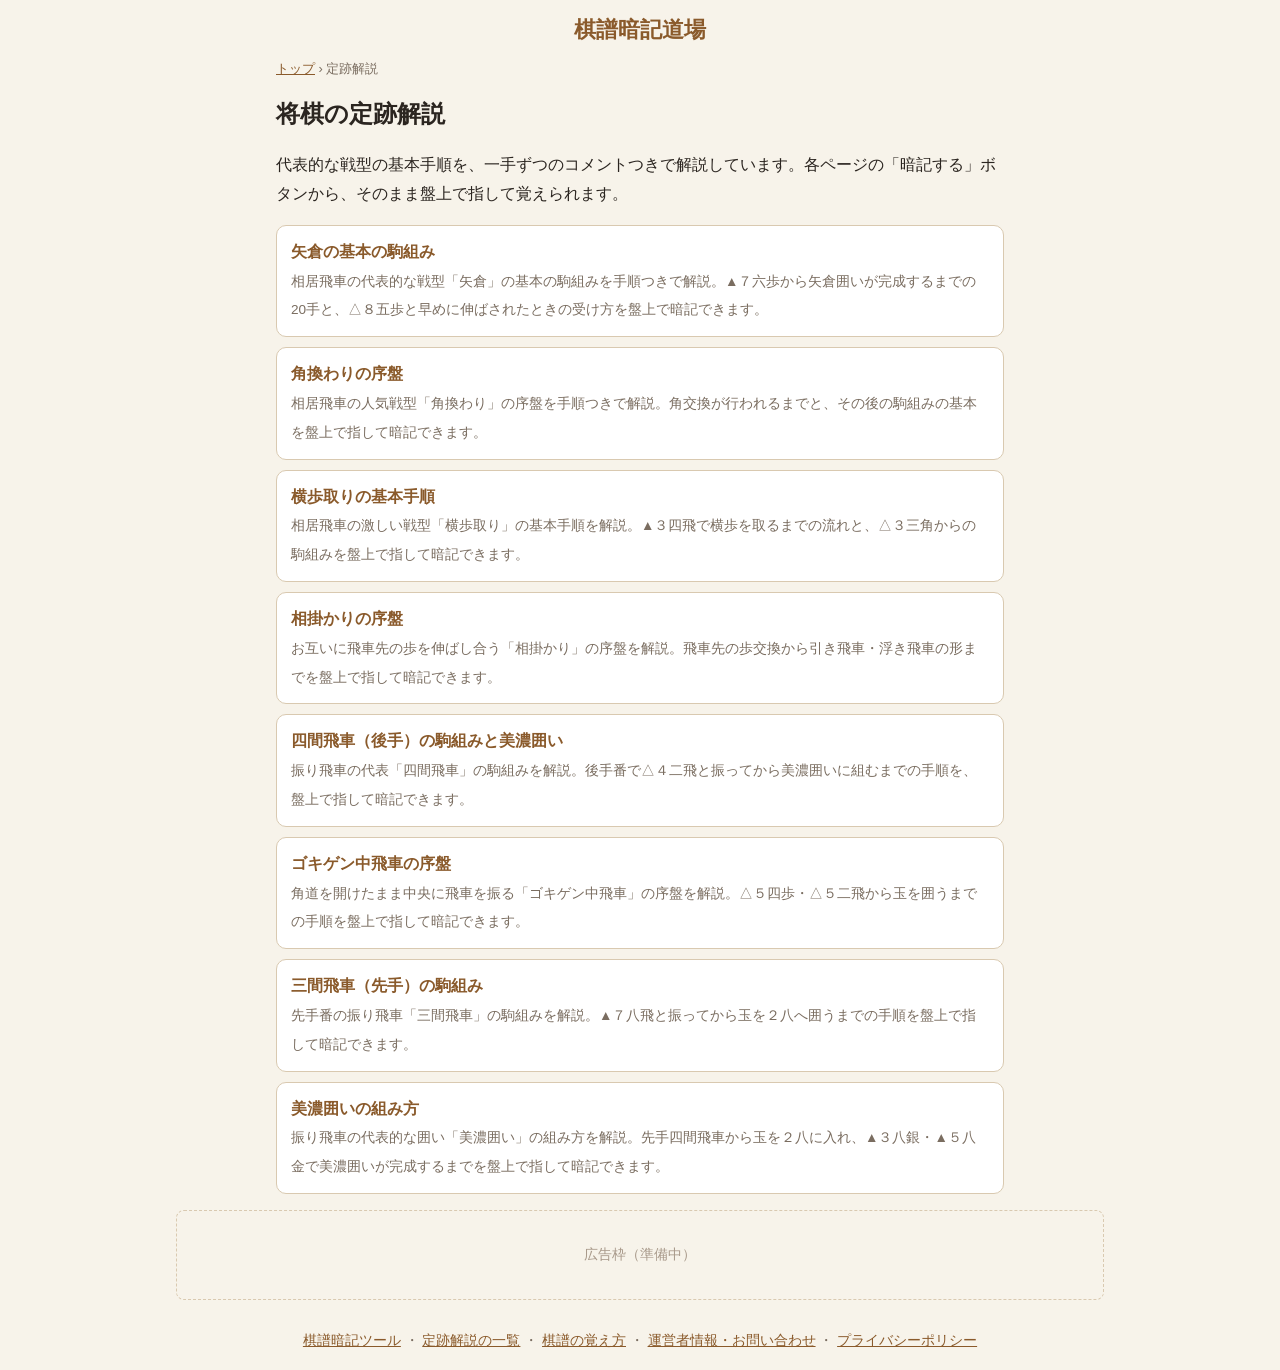
<file: joseki/index.html>
<!doctype html>
<html lang="ja">
<head>
<meta charset="utf-8">
<meta name="viewport" content="width=device-width, initial-scale=1">
<title>将棋の定跡解説一覧｜手順を盤で覚える - 棋譜暗記道場</title>
<meta name="description" content="矢倉・角換わり・横歩取り・相掛かり・四間飛車・中飛車・三間飛車・美濃囲いなど、将棋の基本定跡を手順つきで解説。各定跡は盤上で指して暗記できます。">
<link rel="canonical" href="https://kifu.kdking-tools.com/joseki/">
<meta property="og:type" content="article">
<meta property="og:site_name" content="棋譜暗記道場">
<meta property="og:title" content="将棋の定跡解説一覧｜手順を盤で覚える - 棋譜暗記道場">
<meta property="og:description" content="矢倉・角換わり・横歩取り・相掛かり・四間飛車・中飛車・三間飛車・美濃囲いなど、将棋の基本定跡を手順つきで解説。各定跡は盤上で指して暗記できます。">
<meta property="og:url" content="https://kifu.kdking-tools.com/joseki/">
<meta name="twitter:card" content="summary">
<link rel="stylesheet" href="../style.css">
</head>
<body>
<header class="site-header"><p class="site-name"><a href="../index.html">棋譜暗記道場</a></p></header>
<main class="article">
<nav class="crumbs"><a href="../index.html">トップ</a> › 定跡解説</nav>
<h1>将棋の定跡解説</h1>
<p class="lead">代表的な戦型の基本手順を、一手ずつのコメントつきで解説しています。各ページの「暗記する」ボタンから、そのまま盤上で指して覚えられます。</p>
<ul class="article-list">
<li><a href="yagura.html"><b>矢倉の基本の駒組み</b><span>相居飛車の代表的な戦型「矢倉」の基本の駒組みを手順つきで解説。▲７六歩から矢倉囲いが完成するまでの20手と、△８五歩と早めに伸ばされたときの受け方を盤上で暗記できます。</span></a></li>
<li><a href="kakugawari.html"><b>角換わりの序盤</b><span>相居飛車の人気戦型「角換わり」の序盤を手順つきで解説。角交換が行われるまでと、その後の駒組みの基本を盤上で指して暗記できます。</span></a></li>
<li><a href="yokofudori.html"><b>横歩取りの基本手順</b><span>相居飛車の激しい戦型「横歩取り」の基本手順を解説。▲３四飛で横歩を取るまでの流れと、△３三角からの駒組みを盤上で指して暗記できます。</span></a></li>
<li><a href="aigakari.html"><b>相掛かりの序盤</b><span>お互いに飛車先の歩を伸ばし合う「相掛かり」の序盤を解説。飛車先の歩交換から引き飛車・浮き飛車の形までを盤上で指して暗記できます。</span></a></li>
<li><a href="shikenbisha.html"><b>四間飛車（後手）の駒組みと美濃囲い</b><span>振り飛車の代表「四間飛車」の駒組みを解説。後手番で△４二飛と振ってから美濃囲いに組むまでの手順を、盤上で指して暗記できます。</span></a></li>
<li><a href="gokigen-nakabisha.html"><b>ゴキゲン中飛車の序盤</b><span>角道を開けたまま中央に飛車を振る「ゴキゲン中飛車」の序盤を解説。△５四歩・△５二飛から玉を囲うまでの手順を盤上で指して暗記できます。</span></a></li>
<li><a href="sankenbisha.html"><b>三間飛車（先手）の駒組み</b><span>先手番の振り飛車「三間飛車」の駒組みを解説。▲７八飛と振ってから玉を２八へ囲うまでの手順を盤上で指して暗記できます。</span></a></li>
<li><a href="mino-gakoi.html"><b>美濃囲いの組み方</b><span>振り飛車の代表的な囲い「美濃囲い」の組み方を解説。先手四間飛車から玉を２八に入れ、▲３八銀・▲５八金で美濃囲いが完成するまでを盤上で指して暗記できます。</span></a></li>
</ul>
</main>
<div class="ad-slot" aria-label="広告">広告枠（準備中）</div>
<footer class="site-footer">
  <a href="../index.html">棋譜暗記ツール</a> ・ <a href="index.html">定跡解説の一覧</a> ・ <a href="../oboekata.html">棋譜の覚え方</a> ・ <a href="../about.html">運営者情報・お問い合わせ</a> ・ <a href="../privacy.html">プライバシーポリシー</a>
</footer>
<script src="../board-flip.js?v=1"></script>
</body>
</html>
</file>
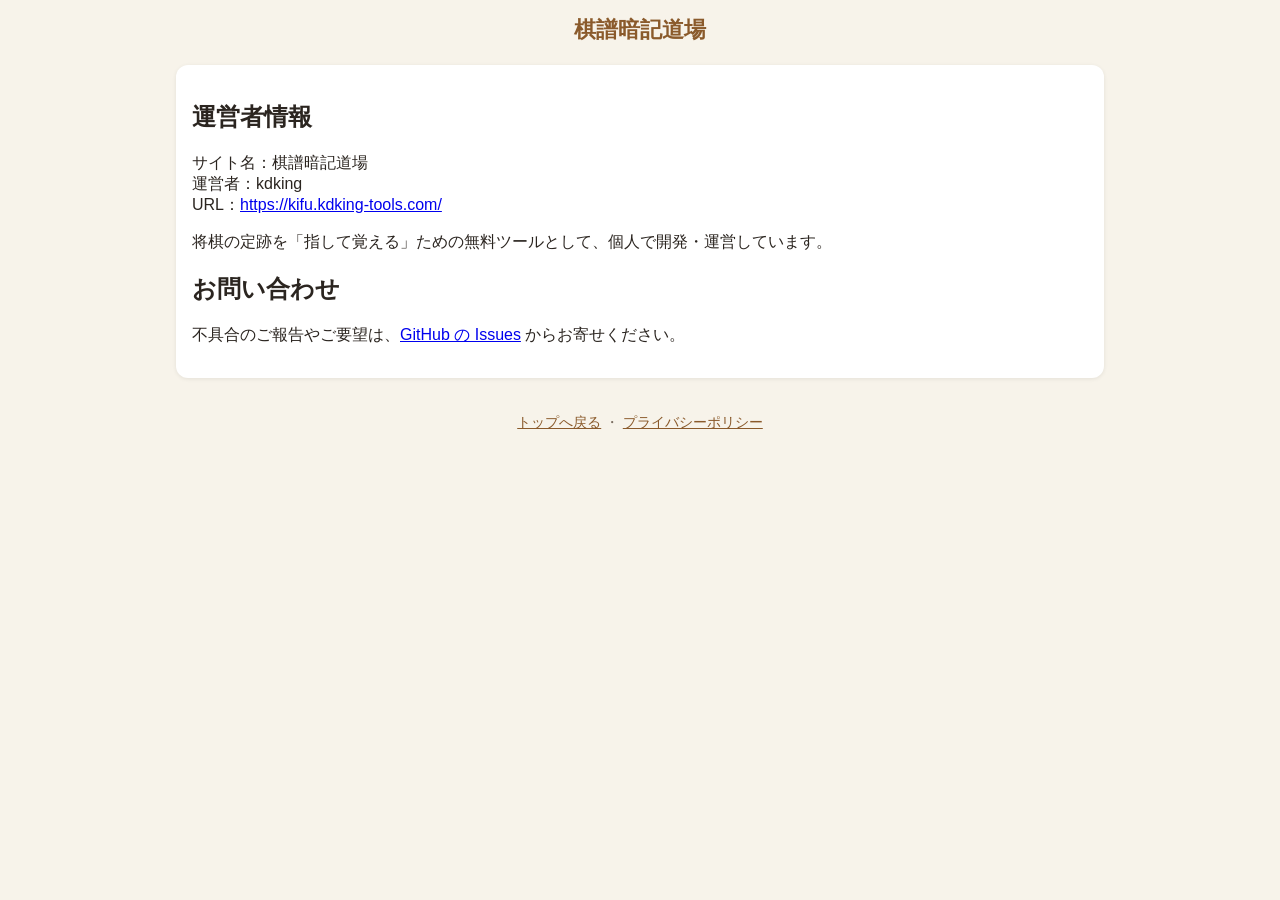
<file: about.html>
<!doctype html>
<html lang="ja">
<head>
<meta charset="utf-8">
<meta name="viewport" content="width=device-width, initial-scale=1">
<title>運営者情報・お問い合わせ | 棋譜暗記道場</title>
<meta name="description" content="将棋の定跡暗記ツール「棋譜暗記道場」の運営者情報とお問い合わせ先です。">
<link rel="canonical" href="https://kifu.kdking-tools.com/about.html">
<link rel="stylesheet" href="style.css">
<script src="analytics.js" async></script>
</head>
<body>
<header class="site-header"><h1><a href="index.html" style="color:inherit;text-decoration:none">棋譜暗記道場</a></h1></header>
<main>
<section class="panel">
<h2>運営者情報</h2>
<p>サイト名：棋譜暗記道場<br>運営者：kdking<br>URL：<a href="https://kifu.kdking-tools.com/">https://kifu.kdking-tools.com/</a></p>
<p>将棋の定跡を「指して覚える」ための無料ツールとして、個人で開発・運営しています。</p>
<h2>お問い合わせ</h2>
<p>不具合のご報告やご要望は、<a href="https://github.com/kodaka-yutaro/kifu-anki/issues" rel="noopener">GitHub の Issues</a> からお寄せください。</p>
</section>
</main>
<footer class="site-footer"><a href="index.html">トップへ戻る</a> ・ <a href="privacy.html">プライバシーポリシー</a></footer>
</body>
</html>
</file>
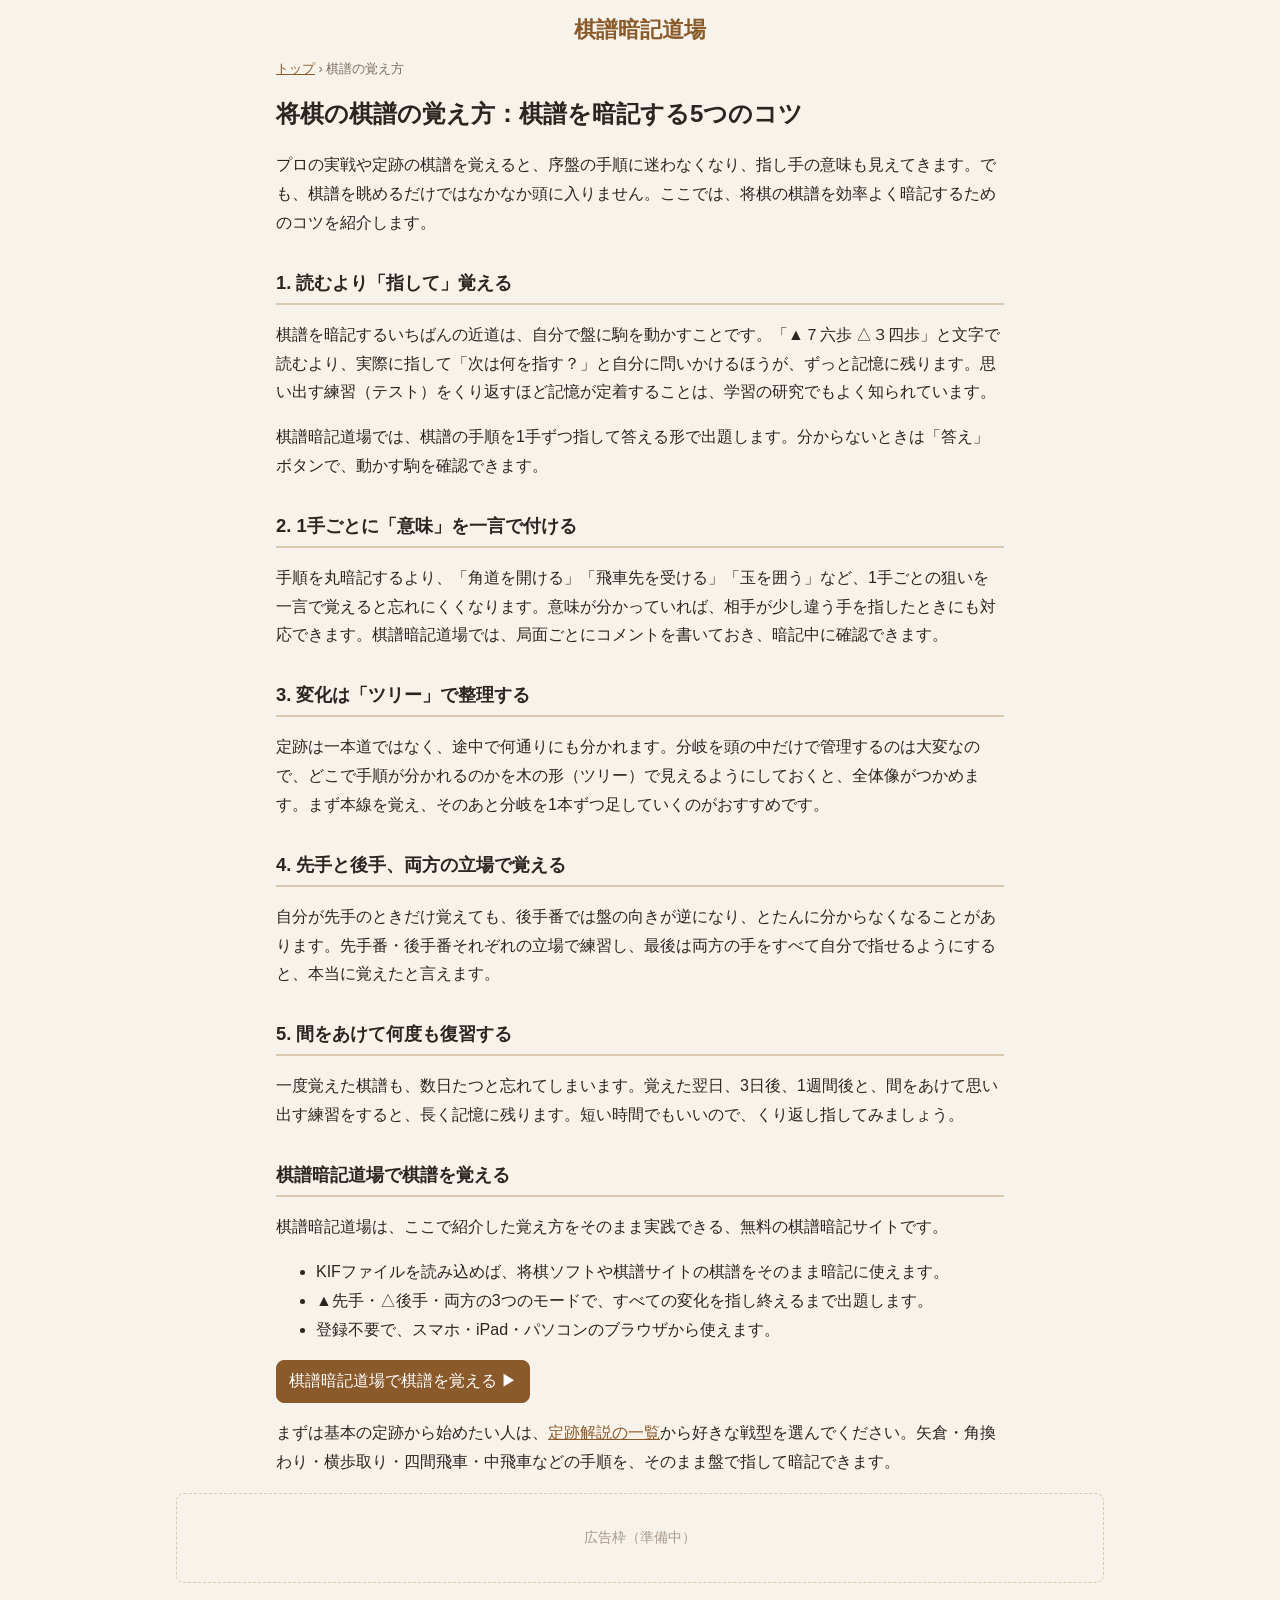
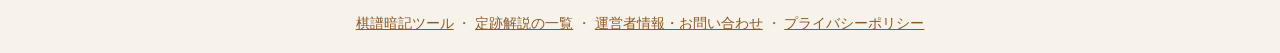
<file: oboekata.html>
<!doctype html>
<html lang="ja">
<head>
<meta charset="utf-8">
<meta name="viewport" content="width=device-width, initial-scale=1">
<title>将棋の棋譜の覚え方｜棋譜を暗記する5つのコツ - 棋譜暗記道場</title>
<meta name="description" content="将棋の棋譜を暗記するにはどうすればいい？目で追うだけでは覚えにくい棋譜や定跡を、盤上で指して覚える方法、変化の整理のしかた、復習のタイミングなど、棋譜暗記のコツを解説します。">
<link rel="canonical" href="https://kifu.kdking-tools.com/oboekata.html">
<meta property="og:type" content="article">
<meta property="og:site_name" content="棋譜暗記道場">
<meta property="og:title" content="将棋の棋譜の覚え方｜棋譜を暗記する5つのコツ - 棋譜暗記道場">
<meta property="og:description" content="目で追うだけでは覚えにくい棋譜や定跡を、盤上で指して覚える方法など、棋譜暗記のコツを解説します。">
<meta property="og:url" content="https://kifu.kdking-tools.com/oboekata.html">
<meta property="og:image" content="https://kifu.kdking-tools.com/og-image.png">
<meta property="og:image:width" content="1200">
<meta property="og:image:height" content="630">
<meta property="og:image:alt" content="棋譜暗記道場：定跡・棋譜を盤上で指して覚える将棋の棋譜暗記サイト">
<meta name="twitter:card" content="summary_large_image">
<script type="application/ld+json">{"@context":"https://schema.org","@type":"Article","headline":"将棋の棋譜の覚え方｜棋譜を暗記する5つのコツ","inLanguage":"ja","datePublished":"2026-10-19","dateModified":"2026-10-19","url":"https://kifu.kdking-tools.com/oboekata.html","author":{"@type":"Person","name":"kdking"},"publisher":{"@type":"Organization","name":"棋譜暗記道場"}}</script>
<link rel="stylesheet" href="style.css?v=6">
<script src="analytics.js" async></script>
</head>
<body>
<header class="site-header"><p class="site-name"><a href="index.html">棋譜暗記道場</a></p></header>
<main class="article">
<nav class="crumbs"><a href="index.html">トップ</a> › 棋譜の覚え方</nav>
<article>
<h1>将棋の棋譜の覚え方：棋譜を暗記する5つのコツ</h1>
<p class="lead">プロの実戦や定跡の棋譜を覚えると、序盤の手順に迷わなくなり、指し手の意味も見えてきます。でも、棋譜を眺めるだけではなかなか頭に入りません。ここでは、将棋の棋譜を効率よく暗記するためのコツを紹介します。</p>

<h2>1. 読むより「指して」覚える</h2>
<p>棋譜を暗記するいちばんの近道は、自分で盤に駒を動かすことです。「▲７六歩 △３四歩」と文字で読むより、実際に指して「次は何を指す？」と自分に問いかけるほうが、ずっと記憶に残ります。思い出す練習（テスト）をくり返すほど記憶が定着することは、学習の研究でもよく知られています。</p>
<p>棋譜暗記道場では、棋譜の手順を1手ずつ指して答える形で出題します。分からないときは「答え」ボタンで、動かす駒を確認できます。</p>

<h2>2. 1手ごとに「意味」を一言で付ける</h2>
<p>手順を丸暗記するより、「角道を開ける」「飛車先を受ける」「玉を囲う」など、1手ごとの狙いを一言で覚えると忘れにくくなります。意味が分かっていれば、相手が少し違う手を指したときにも対応できます。棋譜暗記道場では、局面ごとにコメントを書いておき、暗記中に確認できます。</p>

<h2>3. 変化は「ツリー」で整理する</h2>
<p>定跡は一本道ではなく、途中で何通りにも分かれます。分岐を頭の中だけで管理するのは大変なので、どこで手順が分かれるのかを木の形（ツリー）で見えるようにしておくと、全体像がつかめます。まず本線を覚え、そのあと分岐を1本ずつ足していくのがおすすめです。</p>

<h2>4. 先手と後手、両方の立場で覚える</h2>
<p>自分が先手のときだけ覚えても、後手番では盤の向きが逆になり、とたんに分からなくなることがあります。先手番・後手番それぞれの立場で練習し、最後は両方の手をすべて自分で指せるようにすると、本当に覚えたと言えます。</p>

<h2>5. 間をあけて何度も復習する</h2>
<p>一度覚えた棋譜も、数日たつと忘れてしまいます。覚えた翌日、3日後、1週間後と、間をあけて思い出す練習をすると、長く記憶に残ります。短い時間でもいいので、くり返し指してみましょう。</p>

<h2>棋譜暗記道場で棋譜を覚える</h2>
<p>棋譜暗記道場は、ここで紹介した覚え方をそのまま実践できる、無料の棋譜暗記サイトです。</p>
<ul>
<li>KIFファイルを読み込めば、将棋ソフトや棋譜サイトの棋譜をそのまま暗記に使えます。</li>
<li>▲先手・△後手・両方の3つのモードで、すべての変化を指し終えるまで出題します。</li>
<li>登録不要で、スマホ・iPad・パソコンのブラウザから使えます。</li>
</ul>
<p class="cta"><a class="button primary" href="index.html">棋譜暗記道場で棋譜を覚える ▶</a></p>
<p>まずは基本の定跡から始めたい人は、<a href="joseki/">定跡解説の一覧</a>から好きな戦型を選んでください。矢倉・角換わり・横歩取り・四間飛車・中飛車などの手順を、そのまま盤で指して暗記できます。</p>
</article>
</main>
<div class="ad-slot" aria-label="広告">広告枠（準備中）</div>
<footer class="site-footer">
  <a href="index.html">棋譜暗記ツール</a> ・ <a href="joseki/">定跡解説の一覧</a> ・ <a href="about.html">運営者情報・お問い合わせ</a> ・ <a href="privacy.html">プライバシーポリシー</a>
</footer>
</body>
</html>
</file>
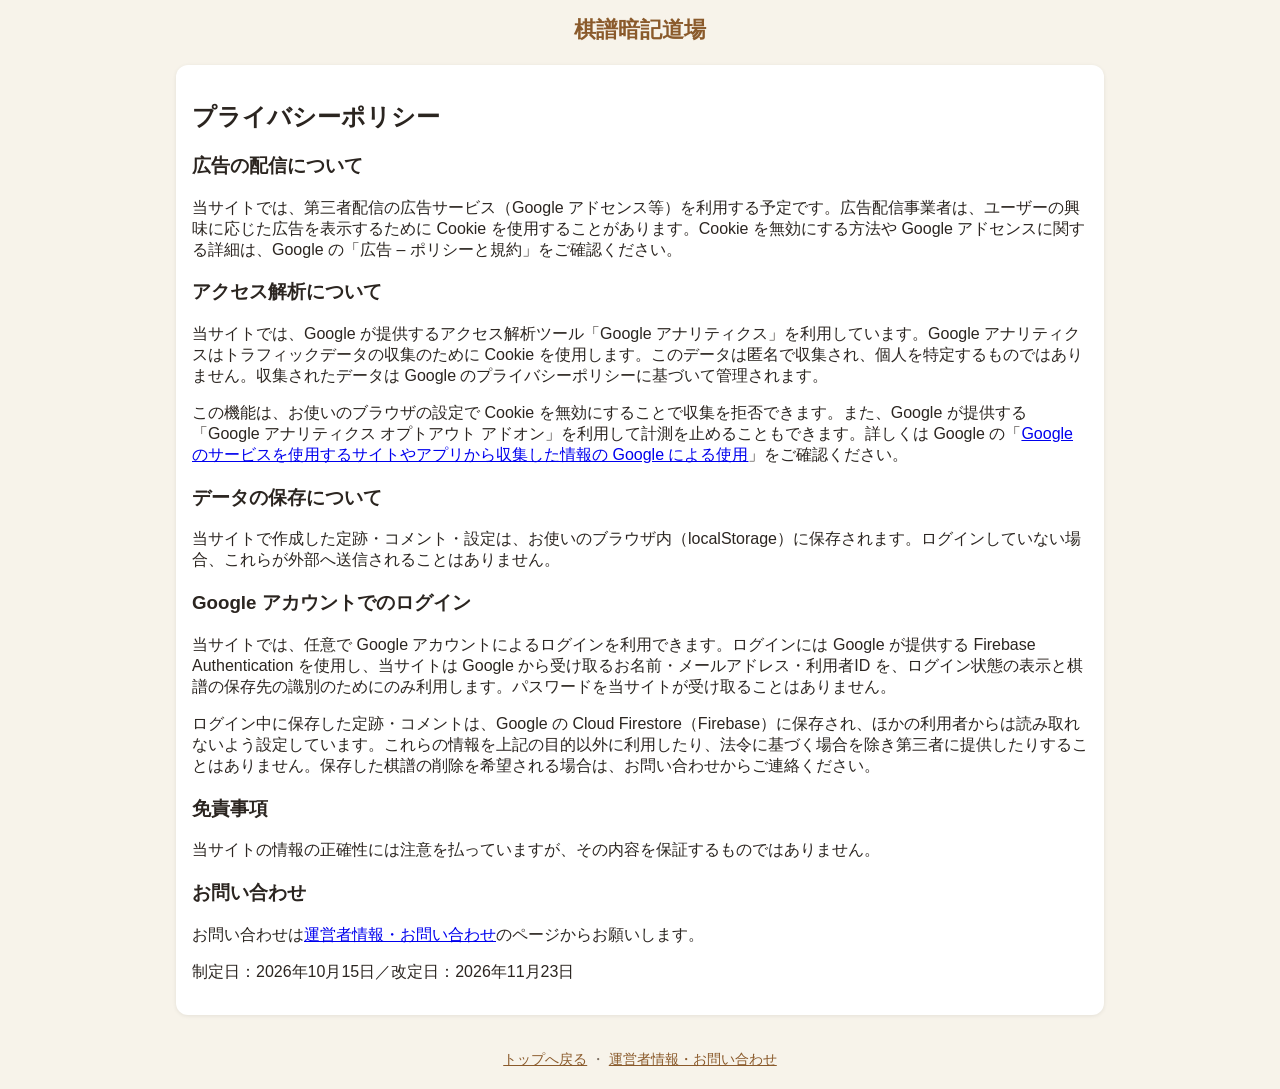
<file: privacy.html>
<!doctype html>
<html lang="ja">
<head>
<meta charset="utf-8">
<meta name="viewport" content="width=device-width, initial-scale=1">
<link rel="canonical" href="https://kifu.kdking-tools.com/privacy.html">
<title>プライバシーポリシー | 棋譜暗記道場</title>
<link rel="stylesheet" href="style.css">
<script src="analytics.js" async></script>
</head>
<body>
<header class="site-header"><h1><a href="index.html" style="color:inherit;text-decoration:none">棋譜暗記道場</a></h1></header>
<main>
<section class="panel">
<h2>プライバシーポリシー</h2>
<h3>広告の配信について</h3>
<p>当サイトでは、第三者配信の広告サービス（Google アドセンス等）を利用する予定です。広告配信事業者は、ユーザーの興味に応じた広告を表示するために Cookie を使用することがあります。Cookie を無効にする方法や Google アドセンスに関する詳細は、Google の「広告 – ポリシーと規約」をご確認ください。</p>
<h3>アクセス解析について</h3>
<p>当サイトでは、Google が提供するアクセス解析ツール「Google アナリティクス」を利用しています。Google アナリティクスはトラフィックデータの収集のために Cookie を使用します。このデータは匿名で収集され、個人を特定するものではありません。収集されたデータは Google のプライバシーポリシーに基づいて管理されます。</p>
<p>この機能は、お使いのブラウザの設定で Cookie を無効にすることで収集を拒否できます。また、Google が提供する「Google アナリティクス オプトアウト アドオン」を利用して計測を止めることもできます。詳しくは Google の「<a href="https://policies.google.com/technologies/partner-sites?hl=ja" rel="noopener">Google のサービスを使用するサイトやアプリから収集した情報の Google による使用</a>」をご確認ください。</p>
<h3>データの保存について</h3>
<p>当サイトで作成した定跡・コメント・設定は、お使いのブラウザ内（localStorage）に保存されます。ログインしていない場合、これらが外部へ送信されることはありません。</p>
<h3>Google アカウントでのログイン</h3>
<p>当サイトでは、任意で Google アカウントによるログインを利用できます。ログインには Google が提供する Firebase Authentication を使用し、当サイトは Google から受け取るお名前・メールアドレス・利用者ID を、ログイン状態の表示と棋譜の保存先の識別のためにのみ利用します。パスワードを当サイトが受け取ることはありません。</p>
<p>ログイン中に保存した定跡・コメントは、Google の Cloud Firestore（Firebase）に保存され、ほかの利用者からは読み取れないよう設定しています。これらの情報を上記の目的以外に利用したり、法令に基づく場合を除き第三者に提供したりすることはありません。保存した棋譜の削除を希望される場合は、お問い合わせからご連絡ください。</p>
<h3>免責事項</h3>
<p>当サイトの情報の正確性には注意を払っていますが、その内容を保証するものではありません。</p>
<h3>お問い合わせ</h3>
<p>お問い合わせは<a href="about.html">運営者情報・お問い合わせ</a>のページからお願いします。</p>
<p>制定日：2026年10月15日／改定日：2026年11月23日</p>
</section>
</main>
<footer class="site-footer"><a href="index.html">トップへ戻る</a> ・ <a href="about.html">運営者情報・お問い合わせ</a></footer>
</body>
</html>
</file>
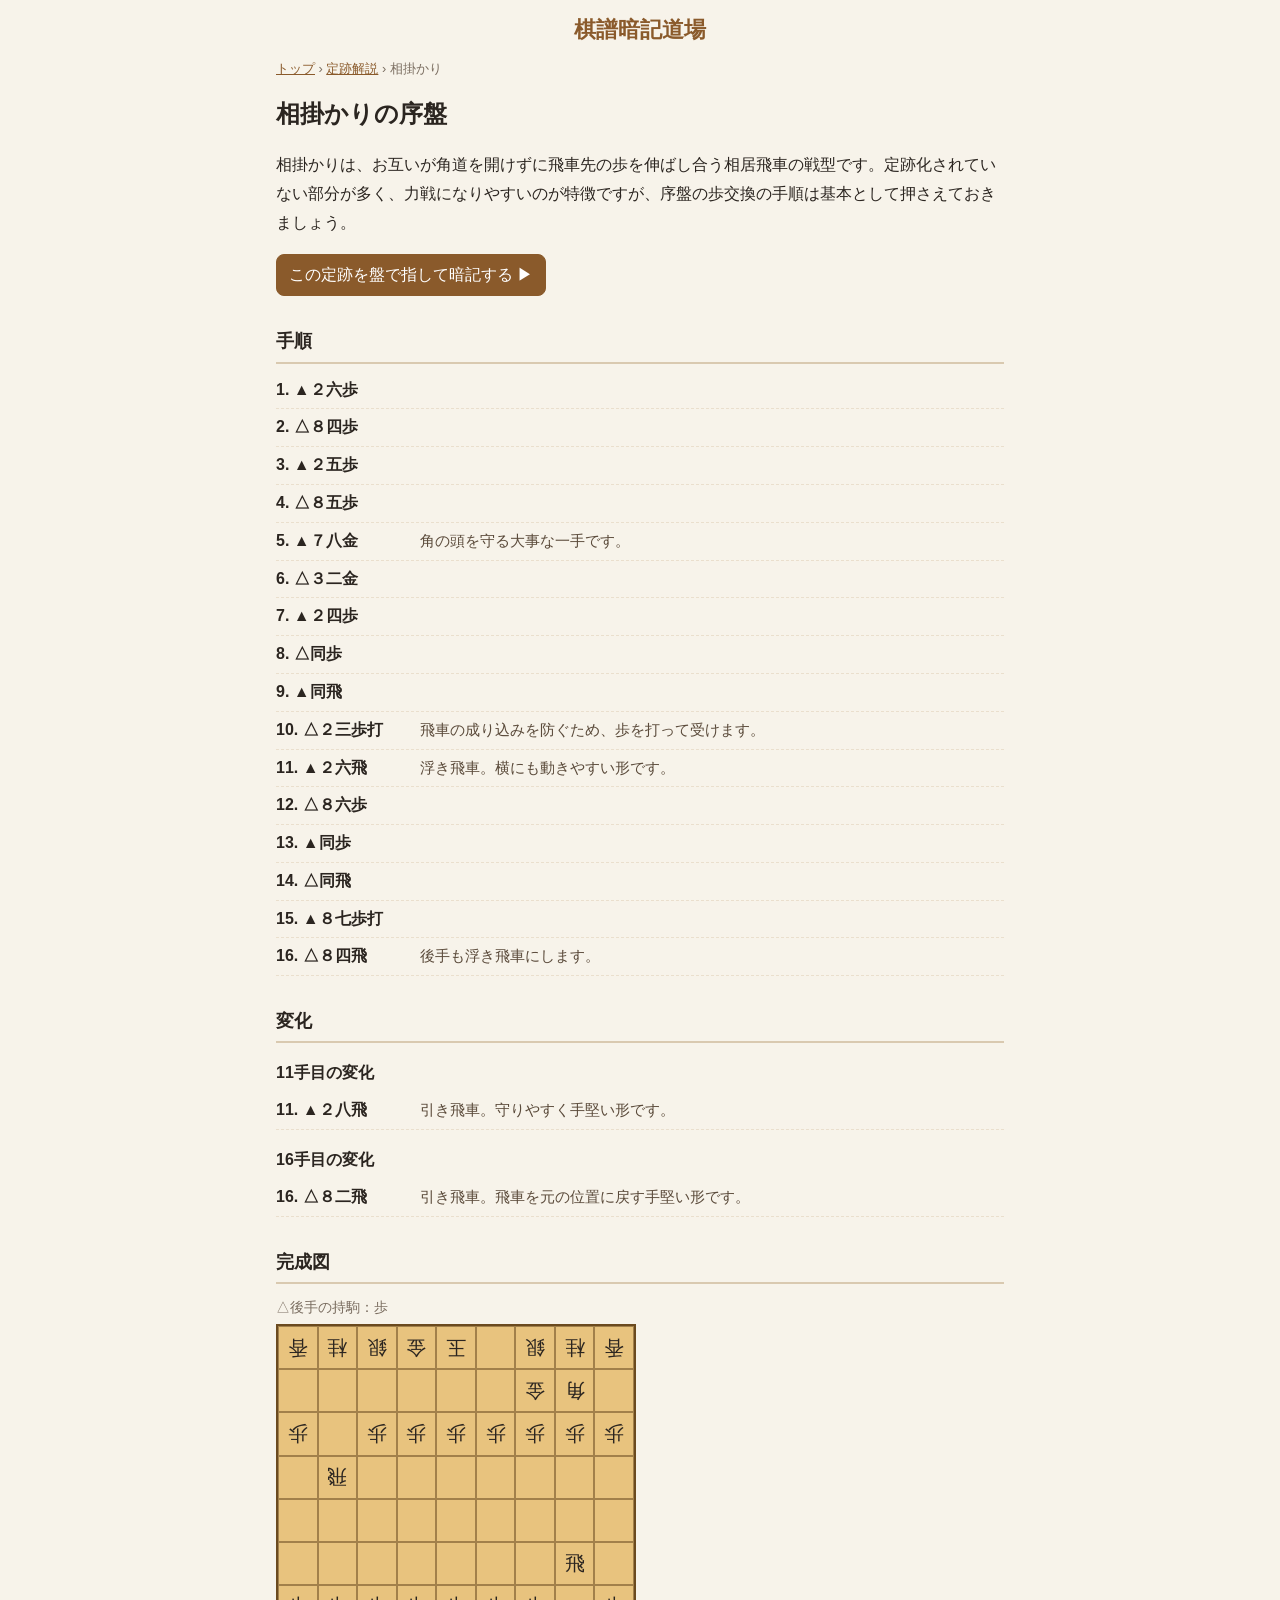
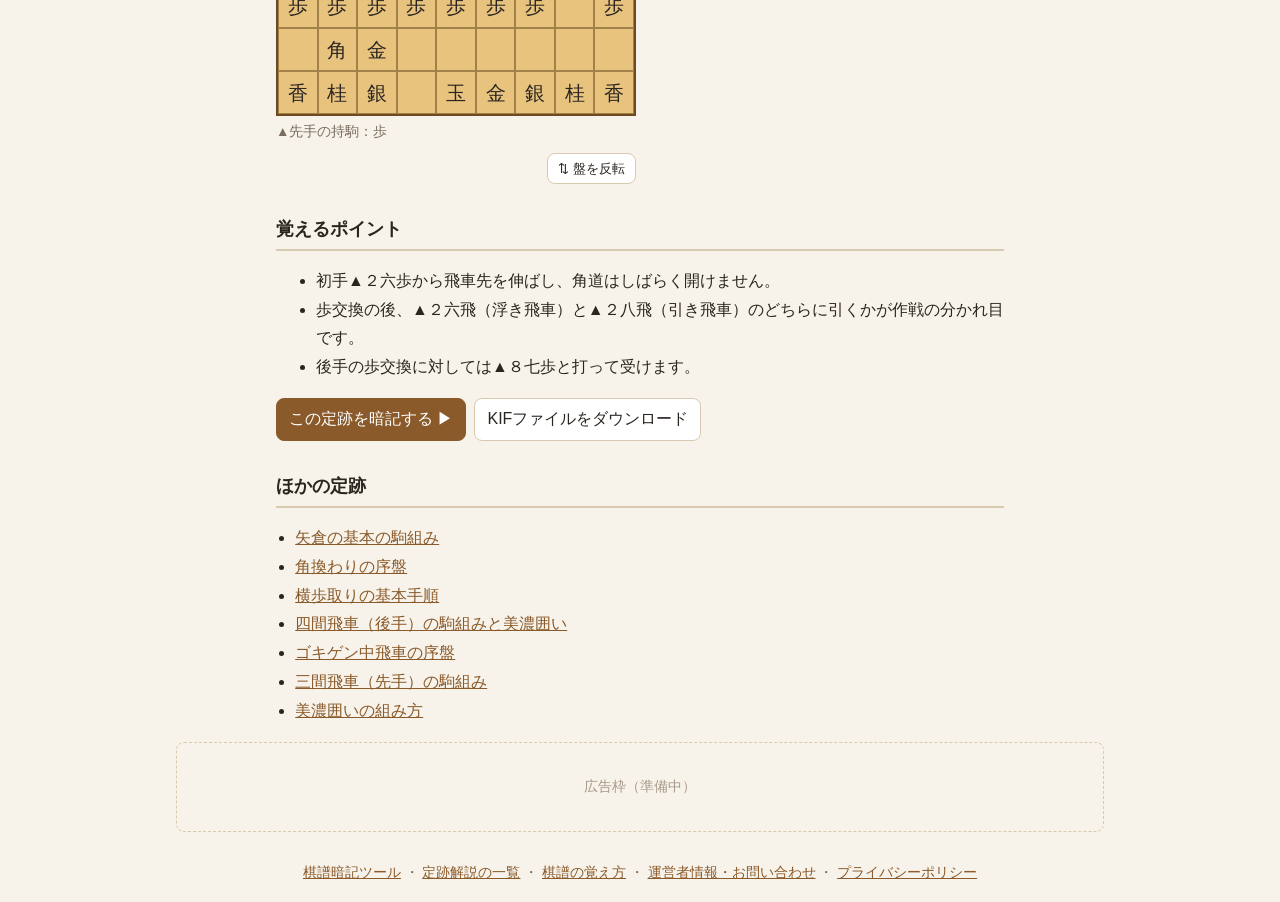
<file: joseki/aigakari.html>
<!doctype html>
<html lang="ja">
<head>
<meta charset="utf-8">
<meta name="viewport" content="width=device-width, initial-scale=1">
<title>相掛かりの序盤｜手順と覚え方 - 棋譜暗記道場</title>
<meta name="description" content="お互いに飛車先の歩を伸ばし合う「相掛かり」の序盤を解説。飛車先の歩交換から引き飛車・浮き飛車の形までを盤上で指して暗記できます。">
<link rel="canonical" href="https://kifu.kdking-tools.com/joseki/aigakari.html">
<meta property="og:type" content="article">
<meta property="og:site_name" content="棋譜暗記道場">
<meta property="og:title" content="相掛かりの序盤｜手順と覚え方 - 棋譜暗記道場">
<meta property="og:description" content="お互いに飛車先の歩を伸ばし合う「相掛かり」の序盤を解説。飛車先の歩交換から引き飛車・浮き飛車の形までを盤上で指して暗記できます。">
<meta property="og:url" content="https://kifu.kdking-tools.com/joseki/aigakari.html">
<meta name="twitter:card" content="summary">
<script type="application/ld+json">{"@context":"https://schema.org","@type":"Article","headline":"相掛かりの序盤","description":"お互いに飛車先の歩を伸ばし合う「相掛かり」の序盤を解説。飛車先の歩交換から引き飛車・浮き飛車の形までを盤上で指して暗記できます。","inLanguage":"ja","datePublished":"2026-10-15","dateModified":"2026-11-25","url":"https://kifu.kdking-tools.com/joseki/aigakari.html","author":{"@type":"Person","name":"kdking"},"publisher":{"@type":"Organization","name":"棋譜暗記道場"}}</script>
<link rel="stylesheet" href="../style.css">
</head>
<body>
<header class="site-header"><p class="site-name"><a href="../index.html">棋譜暗記道場</a></p></header>
<main class="article">
<nav class="crumbs"><a href="../index.html">トップ</a> › <a href="index.html">定跡解説</a> › 相掛かり</nav>
<article>
<h1>相掛かりの序盤</h1>
<p class="lead">相掛かりは、お互いが角道を開けずに飛車先の歩を伸ばし合う相居飛車の戦型です。定跡化されていない部分が多く、力戦になりやすいのが特徴ですが、序盤の歩交換の手順は基本として押さえておきましょう。</p>

<p class="cta"><a class="button primary" href="../index.html?kif=joseki/aigakari.kif">この定跡を盤で指して暗記する ▶</a></p>
<h2>手順</h2>
<ol class="moves">
<li><span class="mv">1. ▲２六歩</span></li>
<li><span class="mv">2. △８四歩</span></li>
<li><span class="mv">3. ▲２五歩</span></li>
<li><span class="mv">4. △８五歩</span></li>
<li><span class="mv">5. ▲７八金</span><span class="mv-note">角の頭を守る大事な一手です。</span></li>
<li><span class="mv">6. △３二金</span></li>
<li><span class="mv">7. ▲２四歩</span></li>
<li><span class="mv">8. △同歩</span></li>
<li><span class="mv">9. ▲同飛</span></li>
<li><span class="mv">10. △２三歩打</span><span class="mv-note">飛車の成り込みを防ぐため、歩を打って受けます。</span></li>
<li><span class="mv">11. ▲２六飛</span><span class="mv-note">浮き飛車。横にも動きやすい形です。</span></li>
<li><span class="mv">12. △８六歩</span></li>
<li><span class="mv">13. ▲同歩</span></li>
<li><span class="mv">14. △同飛</span></li>
<li><span class="mv">15. ▲８七歩打</span></li>
<li><span class="mv">16. △８四飛</span><span class="mv-note">後手も浮き飛車にします。</span></li>
</ol>
<h2>変化</h2>
<h3>11手目の変化</h3>
<ol class="moves">
<li><span class="mv">11. ▲２八飛</span><span class="mv-note">引き飛車。守りやすく手堅い形です。</span></li>
</ol>
<h3>16手目の変化</h3>
<ol class="moves">
<li><span class="mv">16. △８二飛</span><span class="mv-note">引き飛車。飛車を元の位置に戻す手堅い形です。</span></li>
</ol>
<h2>完成図</h2>
<figure class="static-board">
<div class="static-board-body">
<p class="static-hand">△後手の持駒：歩</p>
<div class="board"><div class="cell rev"><span>香</span></div><div class="cell rev"><span>桂</span></div><div class="cell rev"><span>銀</span></div><div class="cell rev"><span>金</span></div><div class="cell rev"><span>玉</span></div><div class="cell"></div><div class="cell rev"><span>銀</span></div><div class="cell rev"><span>桂</span></div><div class="cell rev"><span>香</span></div><div class="cell"></div><div class="cell"></div><div class="cell"></div><div class="cell"></div><div class="cell"></div><div class="cell"></div><div class="cell rev"><span>金</span></div><div class="cell rev"><span>角</span></div><div class="cell"></div><div class="cell rev"><span>歩</span></div><div class="cell"></div><div class="cell rev"><span>歩</span></div><div class="cell rev"><span>歩</span></div><div class="cell rev"><span>歩</span></div><div class="cell rev"><span>歩</span></div><div class="cell rev"><span>歩</span></div><div class="cell rev"><span>歩</span></div><div class="cell rev"><span>歩</span></div><div class="cell"></div><div class="cell rev"><span>飛</span></div><div class="cell"></div><div class="cell"></div><div class="cell"></div><div class="cell"></div><div class="cell"></div><div class="cell"></div><div class="cell"></div><div class="cell"></div><div class="cell"></div><div class="cell"></div><div class="cell"></div><div class="cell"></div><div class="cell"></div><div class="cell"></div><div class="cell"></div><div class="cell"></div><div class="cell"></div><div class="cell"></div><div class="cell"></div><div class="cell"></div><div class="cell"></div><div class="cell"></div><div class="cell"></div><div class="cell"><span>飛</span></div><div class="cell"></div><div class="cell"><span>歩</span></div><div class="cell"><span>歩</span></div><div class="cell"><span>歩</span></div><div class="cell"><span>歩</span></div><div class="cell"><span>歩</span></div><div class="cell"><span>歩</span></div><div class="cell"><span>歩</span></div><div class="cell"></div><div class="cell"><span>歩</span></div><div class="cell"></div><div class="cell"><span>角</span></div><div class="cell"><span>金</span></div><div class="cell"></div><div class="cell"></div><div class="cell"></div><div class="cell"></div><div class="cell"></div><div class="cell"></div><div class="cell"><span>香</span></div><div class="cell"><span>桂</span></div><div class="cell"><span>銀</span></div><div class="cell"></div><div class="cell"><span>玉</span></div><div class="cell"><span>金</span></div><div class="cell"><span>銀</span></div><div class="cell"><span>桂</span></div><div class="cell"><span>香</span></div></div>
<p class="static-hand">▲先手の持駒：歩</p>
</div>
<button type="button" class="flip-board" aria-pressed="false" title="盤面の上下を入れ替えます">⇅ 盤を反転</button>
</figure>
<h2>覚えるポイント</h2>
<ul>
<li>初手▲２六歩から飛車先を伸ばし、角道はしばらく開けません。</li>
<li>歩交換の後、▲２六飛（浮き飛車）と▲２八飛（引き飛車）のどちらに引くかが作戦の分かれ目です。</li>
<li>後手の歩交換に対しては▲８七歩と打って受けます。</li>
</ul>
<p class="cta"><a class="button primary" href="../index.html?kif=joseki/aigakari.kif">この定跡を暗記する ▶</a> <a class="button" href="aigakari.kif" download>KIFファイルをダウンロード</a></p>
</article>
<section class="related">
<h2>ほかの定跡</h2>
<ul>
<li><a href="yagura.html">矢倉の基本の駒組み</a></li>
<li><a href="kakugawari.html">角換わりの序盤</a></li>
<li><a href="yokofudori.html">横歩取りの基本手順</a></li>
<li><a href="shikenbisha.html">四間飛車（後手）の駒組みと美濃囲い</a></li>
<li><a href="gokigen-nakabisha.html">ゴキゲン中飛車の序盤</a></li>
<li><a href="sankenbisha.html">三間飛車（先手）の駒組み</a></li>
<li><a href="mino-gakoi.html">美濃囲いの組み方</a></li>
</ul>
</section>
</main>
<div class="ad-slot" aria-label="広告">広告枠（準備中）</div>
<footer class="site-footer">
  <a href="../index.html">棋譜暗記ツール</a> ・ <a href="index.html">定跡解説の一覧</a> ・ <a href="../oboekata.html">棋譜の覚え方</a> ・ <a href="../about.html">運営者情報・お問い合わせ</a> ・ <a href="../privacy.html">プライバシーポリシー</a>
</footer>
<script src="../board-flip.js?v=1"></script>
</body>
</html>
</file>
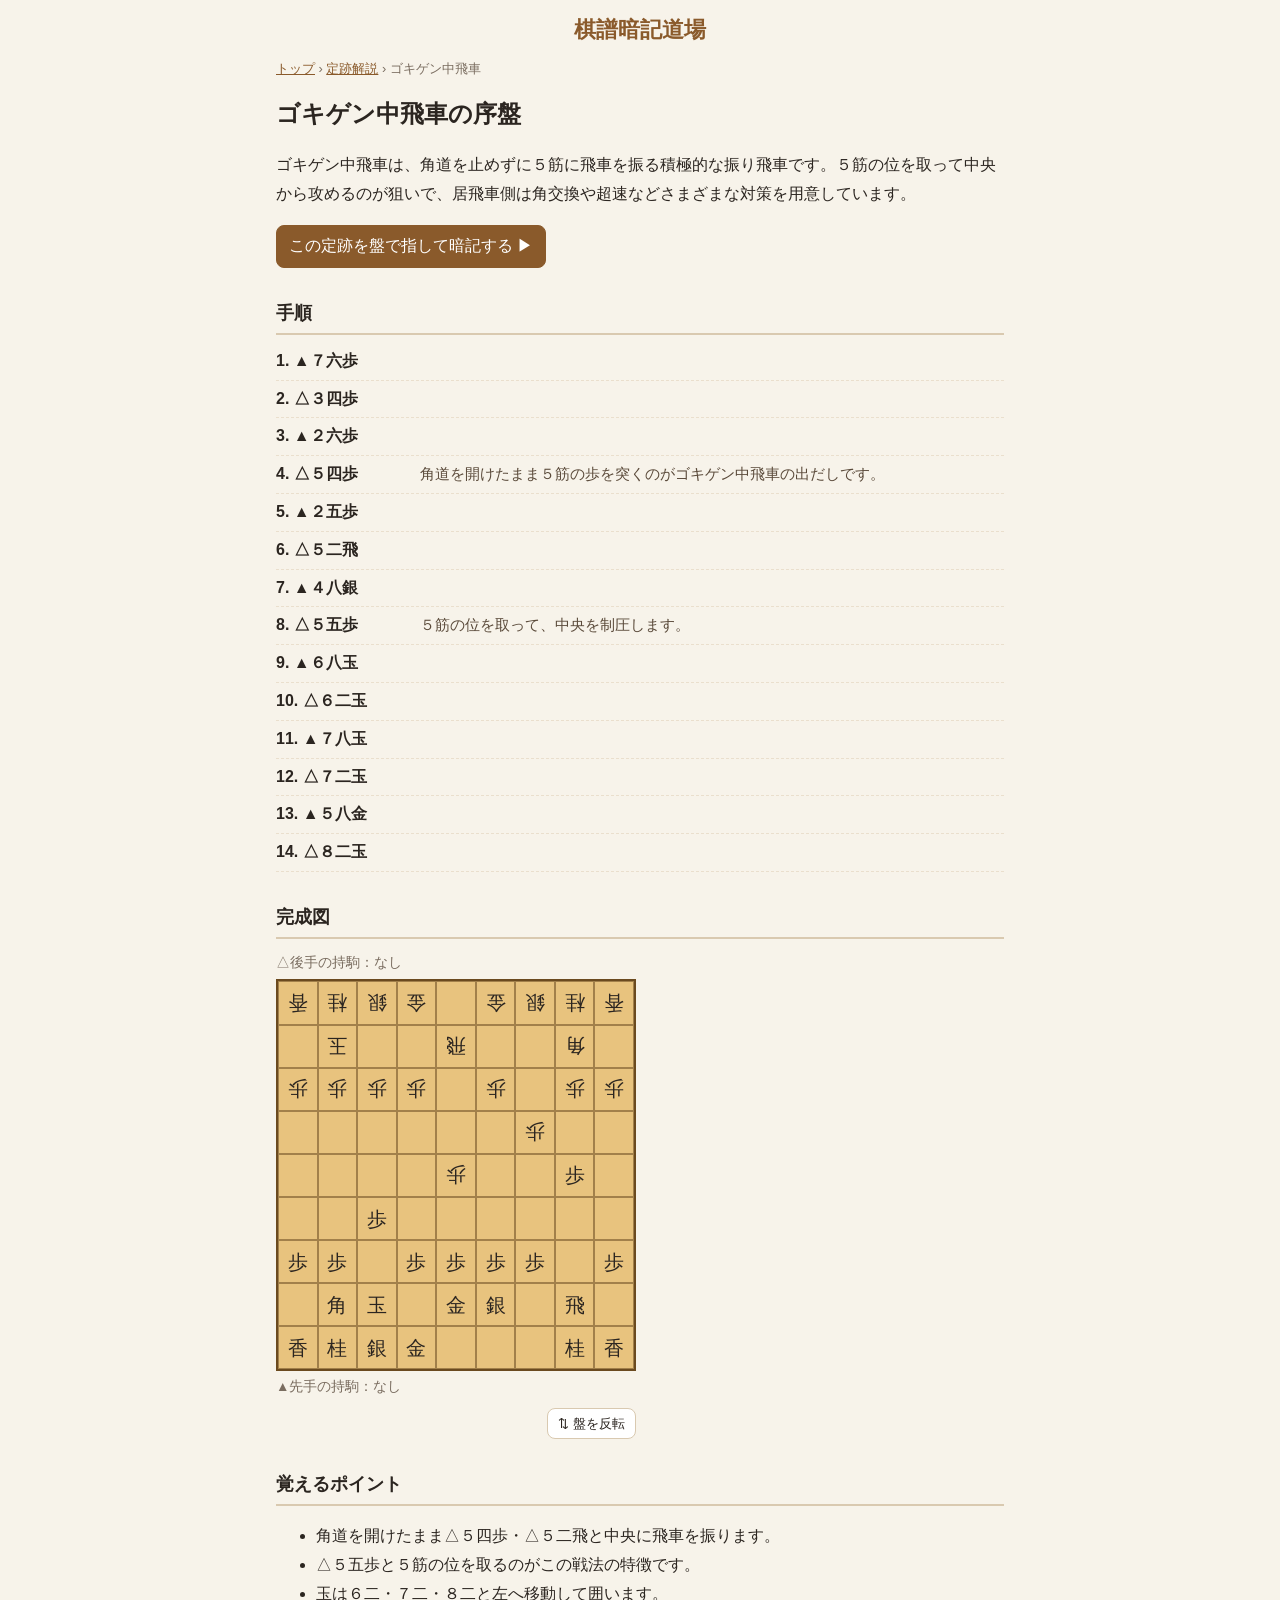
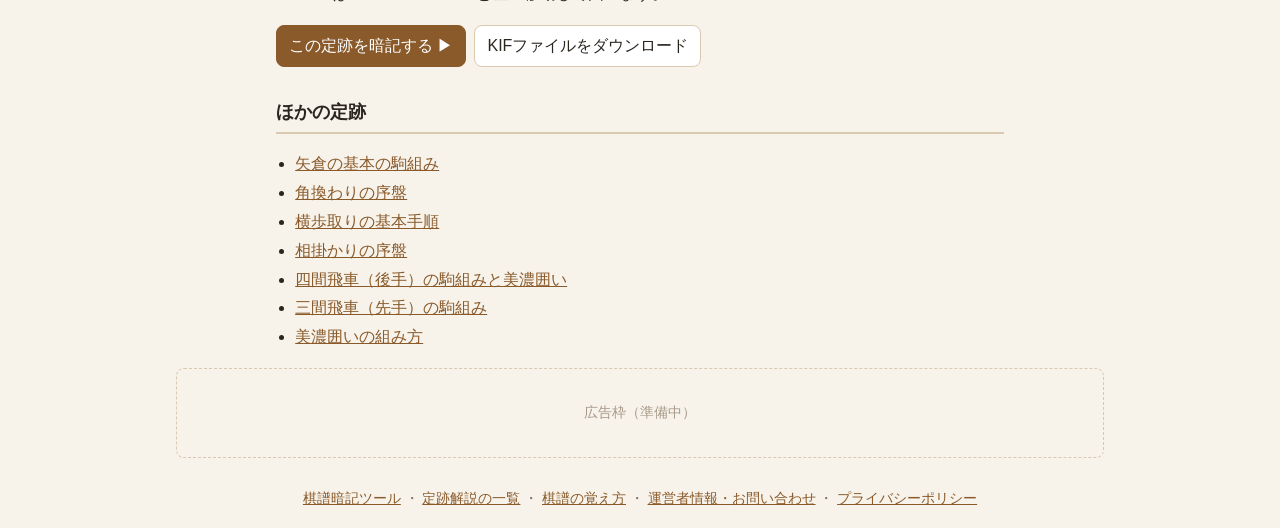
<file: joseki/gokigen-nakabisha.html>
<!doctype html>
<html lang="ja">
<head>
<meta charset="utf-8">
<meta name="viewport" content="width=device-width, initial-scale=1">
<title>ゴキゲン中飛車の序盤｜手順と覚え方 - 棋譜暗記道場</title>
<meta name="description" content="角道を開けたまま中央に飛車を振る「ゴキゲン中飛車」の序盤を解説。△５四歩・△５二飛から玉を囲うまでの手順を盤上で指して暗記できます。">
<link rel="canonical" href="https://kifu.kdking-tools.com/joseki/gokigen-nakabisha.html">
<meta property="og:type" content="article">
<meta property="og:site_name" content="棋譜暗記道場">
<meta property="og:title" content="ゴキゲン中飛車の序盤｜手順と覚え方 - 棋譜暗記道場">
<meta property="og:description" content="角道を開けたまま中央に飛車を振る「ゴキゲン中飛車」の序盤を解説。△５四歩・△５二飛から玉を囲うまでの手順を盤上で指して暗記できます。">
<meta property="og:url" content="https://kifu.kdking-tools.com/joseki/gokigen-nakabisha.html">
<meta name="twitter:card" content="summary">
<script type="application/ld+json">{"@context":"https://schema.org","@type":"Article","headline":"ゴキゲン中飛車の序盤","description":"角道を開けたまま中央に飛車を振る「ゴキゲン中飛車」の序盤を解説。△５四歩・△５二飛から玉を囲うまでの手順を盤上で指して暗記できます。","inLanguage":"ja","datePublished":"2026-10-15","dateModified":"2026-11-25","url":"https://kifu.kdking-tools.com/joseki/gokigen-nakabisha.html","author":{"@type":"Person","name":"kdking"},"publisher":{"@type":"Organization","name":"棋譜暗記道場"}}</script>
<link rel="stylesheet" href="../style.css">
</head>
<body>
<header class="site-header"><p class="site-name"><a href="../index.html">棋譜暗記道場</a></p></header>
<main class="article">
<nav class="crumbs"><a href="../index.html">トップ</a> › <a href="index.html">定跡解説</a> › ゴキゲン中飛車</nav>
<article>
<h1>ゴキゲン中飛車の序盤</h1>
<p class="lead">ゴキゲン中飛車は、角道を止めずに５筋に飛車を振る積極的な振り飛車です。５筋の位を取って中央から攻めるのが狙いで、居飛車側は角交換や超速などさまざまな対策を用意しています。</p>

<p class="cta"><a class="button primary" href="../index.html?kif=joseki/gokigen-nakabisha.kif">この定跡を盤で指して暗記する ▶</a></p>
<h2>手順</h2>
<ol class="moves">
<li><span class="mv">1. ▲７六歩</span></li>
<li><span class="mv">2. △３四歩</span></li>
<li><span class="mv">3. ▲２六歩</span></li>
<li><span class="mv">4. △５四歩</span><span class="mv-note">角道を開けたまま５筋の歩を突くのがゴキゲン中飛車の出だしです。</span></li>
<li><span class="mv">5. ▲２五歩</span></li>
<li><span class="mv">6. △５二飛</span></li>
<li><span class="mv">7. ▲４八銀</span></li>
<li><span class="mv">8. △５五歩</span><span class="mv-note">５筋の位を取って、中央を制圧します。</span></li>
<li><span class="mv">9. ▲６八玉</span></li>
<li><span class="mv">10. △６二玉</span></li>
<li><span class="mv">11. ▲７八玉</span></li>
<li><span class="mv">12. △７二玉</span></li>
<li><span class="mv">13. ▲５八金</span></li>
<li><span class="mv">14. △８二玉</span></li>
</ol>

<h2>完成図</h2>
<figure class="static-board">
<div class="static-board-body">
<p class="static-hand">△後手の持駒：なし</p>
<div class="board"><div class="cell rev"><span>香</span></div><div class="cell rev"><span>桂</span></div><div class="cell rev"><span>銀</span></div><div class="cell rev"><span>金</span></div><div class="cell"></div><div class="cell rev"><span>金</span></div><div class="cell rev"><span>銀</span></div><div class="cell rev"><span>桂</span></div><div class="cell rev"><span>香</span></div><div class="cell"></div><div class="cell rev"><span>玉</span></div><div class="cell"></div><div class="cell"></div><div class="cell rev"><span>飛</span></div><div class="cell"></div><div class="cell"></div><div class="cell rev"><span>角</span></div><div class="cell"></div><div class="cell rev"><span>歩</span></div><div class="cell rev"><span>歩</span></div><div class="cell rev"><span>歩</span></div><div class="cell rev"><span>歩</span></div><div class="cell"></div><div class="cell rev"><span>歩</span></div><div class="cell"></div><div class="cell rev"><span>歩</span></div><div class="cell rev"><span>歩</span></div><div class="cell"></div><div class="cell"></div><div class="cell"></div><div class="cell"></div><div class="cell"></div><div class="cell"></div><div class="cell rev"><span>歩</span></div><div class="cell"></div><div class="cell"></div><div class="cell"></div><div class="cell"></div><div class="cell"></div><div class="cell"></div><div class="cell rev"><span>歩</span></div><div class="cell"></div><div class="cell"></div><div class="cell"><span>歩</span></div><div class="cell"></div><div class="cell"></div><div class="cell"></div><div class="cell"><span>歩</span></div><div class="cell"></div><div class="cell"></div><div class="cell"></div><div class="cell"></div><div class="cell"></div><div class="cell"></div><div class="cell"><span>歩</span></div><div class="cell"><span>歩</span></div><div class="cell"></div><div class="cell"><span>歩</span></div><div class="cell"><span>歩</span></div><div class="cell"><span>歩</span></div><div class="cell"><span>歩</span></div><div class="cell"></div><div class="cell"><span>歩</span></div><div class="cell"></div><div class="cell"><span>角</span></div><div class="cell"><span>玉</span></div><div class="cell"></div><div class="cell"><span>金</span></div><div class="cell"><span>銀</span></div><div class="cell"></div><div class="cell"><span>飛</span></div><div class="cell"></div><div class="cell"><span>香</span></div><div class="cell"><span>桂</span></div><div class="cell"><span>銀</span></div><div class="cell"><span>金</span></div><div class="cell"></div><div class="cell"></div><div class="cell"></div><div class="cell"><span>桂</span></div><div class="cell"><span>香</span></div></div>
<p class="static-hand">▲先手の持駒：なし</p>
</div>
<button type="button" class="flip-board" aria-pressed="false" title="盤面の上下を入れ替えます">⇅ 盤を反転</button>
</figure>
<h2>覚えるポイント</h2>
<ul>
<li>角道を開けたまま△５四歩・△５二飛と中央に飛車を振ります。</li>
<li>△５五歩と５筋の位を取るのがこの戦法の特徴です。</li>
<li>玉は６二・７二・８二と左へ移動して囲います。</li>
</ul>
<p class="cta"><a class="button primary" href="../index.html?kif=joseki/gokigen-nakabisha.kif">この定跡を暗記する ▶</a> <a class="button" href="gokigen-nakabisha.kif" download>KIFファイルをダウンロード</a></p>
</article>
<section class="related">
<h2>ほかの定跡</h2>
<ul>
<li><a href="yagura.html">矢倉の基本の駒組み</a></li>
<li><a href="kakugawari.html">角換わりの序盤</a></li>
<li><a href="yokofudori.html">横歩取りの基本手順</a></li>
<li><a href="aigakari.html">相掛かりの序盤</a></li>
<li><a href="shikenbisha.html">四間飛車（後手）の駒組みと美濃囲い</a></li>
<li><a href="sankenbisha.html">三間飛車（先手）の駒組み</a></li>
<li><a href="mino-gakoi.html">美濃囲いの組み方</a></li>
</ul>
</section>
</main>
<div class="ad-slot" aria-label="広告">広告枠（準備中）</div>
<footer class="site-footer">
  <a href="../index.html">棋譜暗記ツール</a> ・ <a href="index.html">定跡解説の一覧</a> ・ <a href="../oboekata.html">棋譜の覚え方</a> ・ <a href="../about.html">運営者情報・お問い合わせ</a> ・ <a href="../privacy.html">プライバシーポリシー</a>
</footer>
<script src="../board-flip.js?v=1"></script>
</body>
</html>
</file>
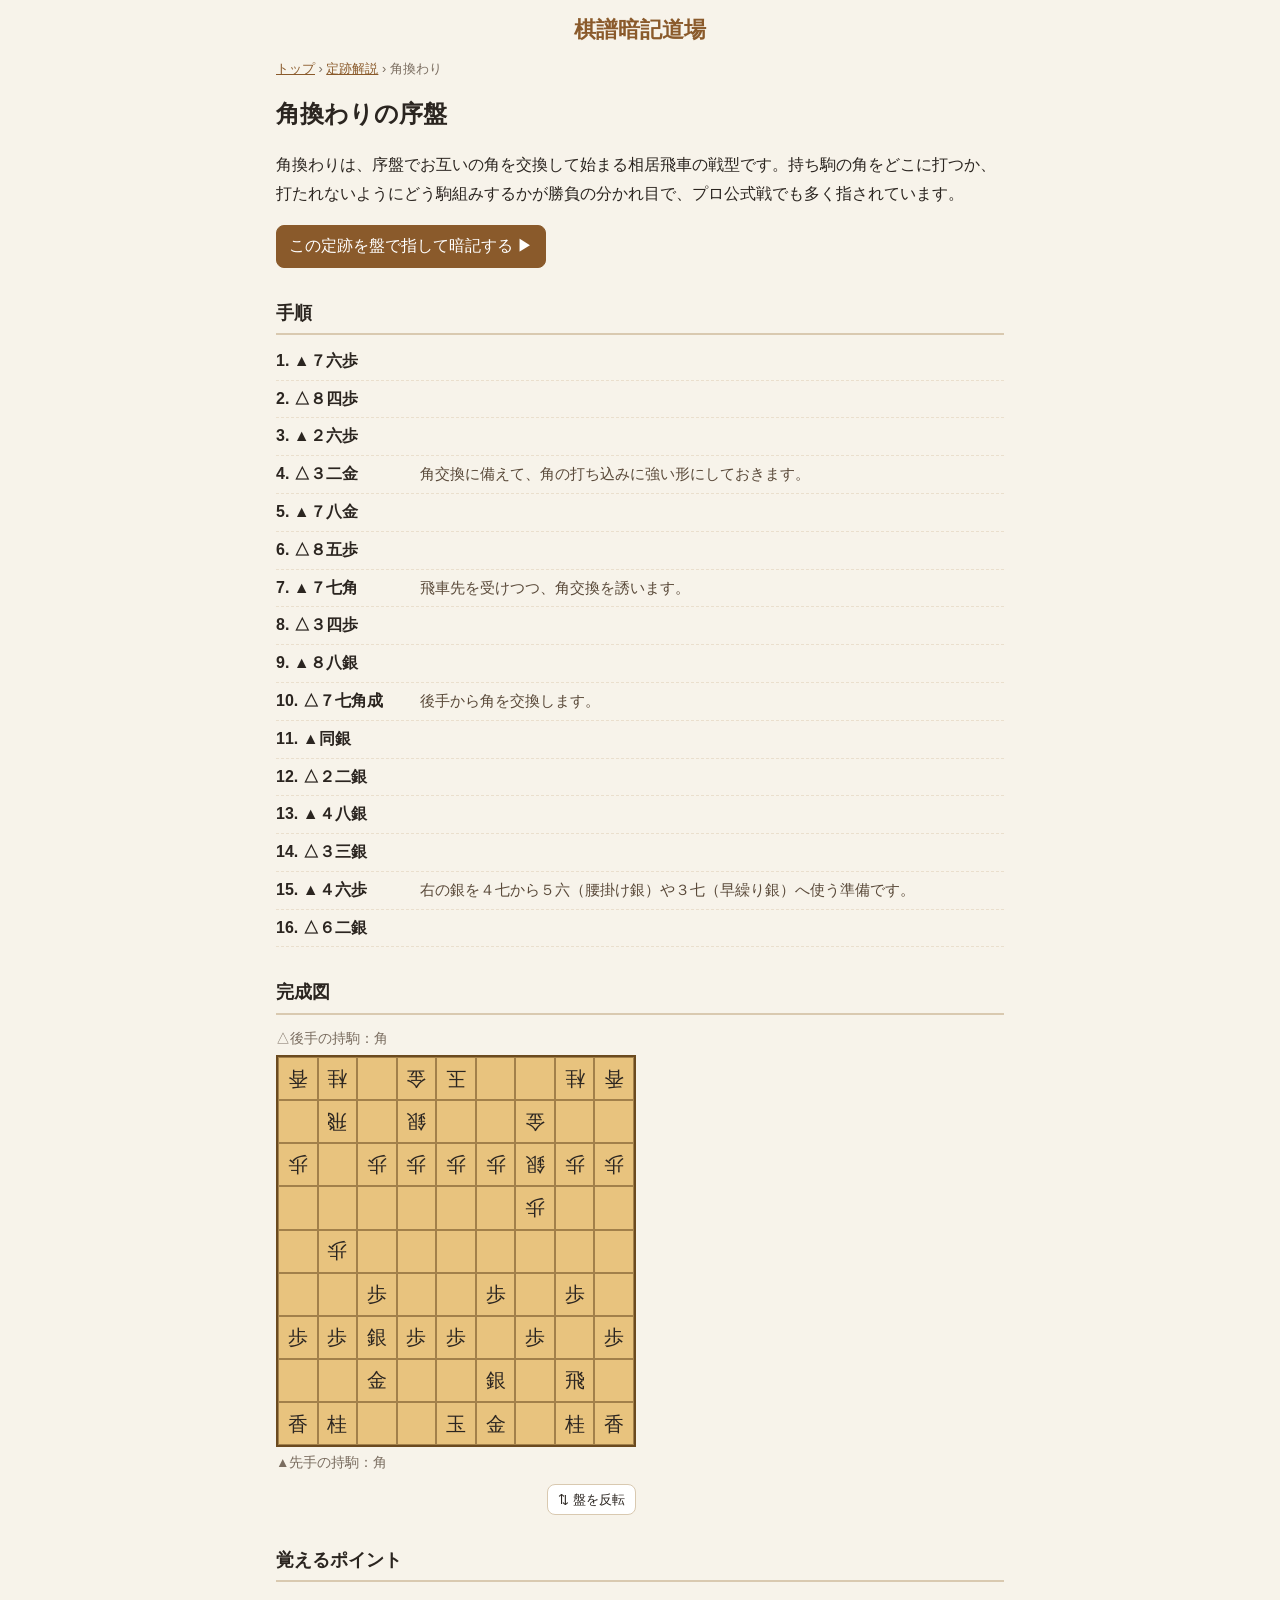
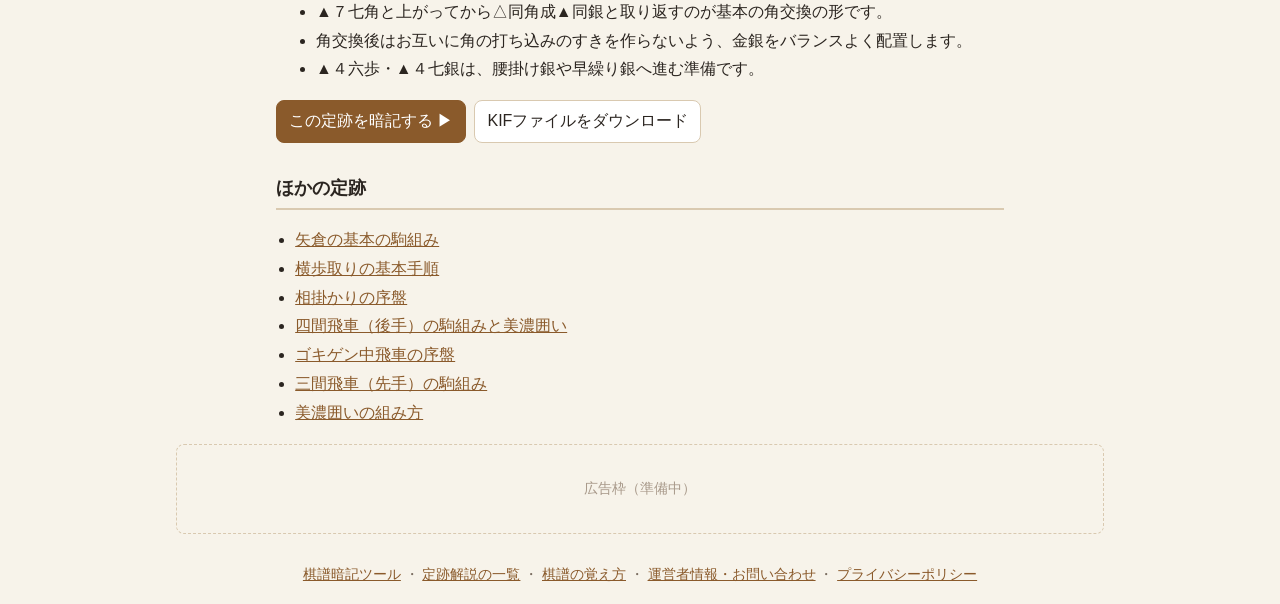
<file: joseki/kakugawari.html>
<!doctype html>
<html lang="ja">
<head>
<meta charset="utf-8">
<meta name="viewport" content="width=device-width, initial-scale=1">
<title>角換わりの序盤｜手順と覚え方 - 棋譜暗記道場</title>
<meta name="description" content="相居飛車の人気戦型「角換わり」の序盤を手順つきで解説。角交換が行われるまでと、その後の駒組みの基本を盤上で指して暗記できます。">
<link rel="canonical" href="https://kifu.kdking-tools.com/joseki/kakugawari.html">
<meta property="og:type" content="article">
<meta property="og:site_name" content="棋譜暗記道場">
<meta property="og:title" content="角換わりの序盤｜手順と覚え方 - 棋譜暗記道場">
<meta property="og:description" content="相居飛車の人気戦型「角換わり」の序盤を手順つきで解説。角交換が行われるまでと、その後の駒組みの基本を盤上で指して暗記できます。">
<meta property="og:url" content="https://kifu.kdking-tools.com/joseki/kakugawari.html">
<meta name="twitter:card" content="summary">
<script type="application/ld+json">{"@context":"https://schema.org","@type":"Article","headline":"角換わりの序盤","description":"相居飛車の人気戦型「角換わり」の序盤を手順つきで解説。角交換が行われるまでと、その後の駒組みの基本を盤上で指して暗記できます。","inLanguage":"ja","datePublished":"2026-10-15","dateModified":"2026-11-25","url":"https://kifu.kdking-tools.com/joseki/kakugawari.html","author":{"@type":"Person","name":"kdking"},"publisher":{"@type":"Organization","name":"棋譜暗記道場"}}</script>
<link rel="stylesheet" href="../style.css">
</head>
<body>
<header class="site-header"><p class="site-name"><a href="../index.html">棋譜暗記道場</a></p></header>
<main class="article">
<nav class="crumbs"><a href="../index.html">トップ</a> › <a href="index.html">定跡解説</a> › 角換わり</nav>
<article>
<h1>角換わりの序盤</h1>
<p class="lead">角換わりは、序盤でお互いの角を交換して始まる相居飛車の戦型です。持ち駒の角をどこに打つか、打たれないようにどう駒組みするかが勝負の分かれ目で、プロ公式戦でも多く指されています。</p>

<p class="cta"><a class="button primary" href="../index.html?kif=joseki/kakugawari.kif">この定跡を盤で指して暗記する ▶</a></p>
<h2>手順</h2>
<ol class="moves">
<li><span class="mv">1. ▲７六歩</span></li>
<li><span class="mv">2. △８四歩</span></li>
<li><span class="mv">3. ▲２六歩</span></li>
<li><span class="mv">4. △３二金</span><span class="mv-note">角交換に備えて、角の打ち込みに強い形にしておきます。</span></li>
<li><span class="mv">5. ▲７八金</span></li>
<li><span class="mv">6. △８五歩</span></li>
<li><span class="mv">7. ▲７七角</span><span class="mv-note">飛車先を受けつつ、角交換を誘います。</span></li>
<li><span class="mv">8. △３四歩</span></li>
<li><span class="mv">9. ▲８八銀</span></li>
<li><span class="mv">10. △７七角成</span><span class="mv-note">後手から角を交換します。</span></li>
<li><span class="mv">11. ▲同銀</span></li>
<li><span class="mv">12. △２二銀</span></li>
<li><span class="mv">13. ▲４八銀</span></li>
<li><span class="mv">14. △３三銀</span></li>
<li><span class="mv">15. ▲４六歩</span><span class="mv-note">右の銀を４七から５六（腰掛け銀）や３七（早繰り銀）へ使う準備です。</span></li>
<li><span class="mv">16. △６二銀</span></li>
</ol>

<h2>完成図</h2>
<figure class="static-board">
<div class="static-board-body">
<p class="static-hand">△後手の持駒：角</p>
<div class="board"><div class="cell rev"><span>香</span></div><div class="cell rev"><span>桂</span></div><div class="cell"></div><div class="cell rev"><span>金</span></div><div class="cell rev"><span>玉</span></div><div class="cell"></div><div class="cell"></div><div class="cell rev"><span>桂</span></div><div class="cell rev"><span>香</span></div><div class="cell"></div><div class="cell rev"><span>飛</span></div><div class="cell"></div><div class="cell rev"><span>銀</span></div><div class="cell"></div><div class="cell"></div><div class="cell rev"><span>金</span></div><div class="cell"></div><div class="cell"></div><div class="cell rev"><span>歩</span></div><div class="cell"></div><div class="cell rev"><span>歩</span></div><div class="cell rev"><span>歩</span></div><div class="cell rev"><span>歩</span></div><div class="cell rev"><span>歩</span></div><div class="cell rev"><span>銀</span></div><div class="cell rev"><span>歩</span></div><div class="cell rev"><span>歩</span></div><div class="cell"></div><div class="cell"></div><div class="cell"></div><div class="cell"></div><div class="cell"></div><div class="cell"></div><div class="cell rev"><span>歩</span></div><div class="cell"></div><div class="cell"></div><div class="cell"></div><div class="cell rev"><span>歩</span></div><div class="cell"></div><div class="cell"></div><div class="cell"></div><div class="cell"></div><div class="cell"></div><div class="cell"></div><div class="cell"></div><div class="cell"></div><div class="cell"></div><div class="cell"><span>歩</span></div><div class="cell"></div><div class="cell"></div><div class="cell"><span>歩</span></div><div class="cell"></div><div class="cell"><span>歩</span></div><div class="cell"></div><div class="cell"><span>歩</span></div><div class="cell"><span>歩</span></div><div class="cell"><span>銀</span></div><div class="cell"><span>歩</span></div><div class="cell"><span>歩</span></div><div class="cell"></div><div class="cell"><span>歩</span></div><div class="cell"></div><div class="cell"><span>歩</span></div><div class="cell"></div><div class="cell"></div><div class="cell"><span>金</span></div><div class="cell"></div><div class="cell"></div><div class="cell"><span>銀</span></div><div class="cell"></div><div class="cell"><span>飛</span></div><div class="cell"></div><div class="cell"><span>香</span></div><div class="cell"><span>桂</span></div><div class="cell"></div><div class="cell"></div><div class="cell"><span>玉</span></div><div class="cell"><span>金</span></div><div class="cell"></div><div class="cell"><span>桂</span></div><div class="cell"><span>香</span></div></div>
<p class="static-hand">▲先手の持駒：角</p>
</div>
<button type="button" class="flip-board" aria-pressed="false" title="盤面の上下を入れ替えます">⇅ 盤を反転</button>
</figure>
<h2>覚えるポイント</h2>
<ul>
<li>▲７七角と上がってから△同角成▲同銀と取り返すのが基本の角交換の形です。</li>
<li>角交換後はお互いに角の打ち込みのすきを作らないよう、金銀をバランスよく配置します。</li>
<li>▲４六歩・▲４七銀は、腰掛け銀や早繰り銀へ進む準備です。</li>
</ul>
<p class="cta"><a class="button primary" href="../index.html?kif=joseki/kakugawari.kif">この定跡を暗記する ▶</a> <a class="button" href="kakugawari.kif" download>KIFファイルをダウンロード</a></p>
</article>
<section class="related">
<h2>ほかの定跡</h2>
<ul>
<li><a href="yagura.html">矢倉の基本の駒組み</a></li>
<li><a href="yokofudori.html">横歩取りの基本手順</a></li>
<li><a href="aigakari.html">相掛かりの序盤</a></li>
<li><a href="shikenbisha.html">四間飛車（後手）の駒組みと美濃囲い</a></li>
<li><a href="gokigen-nakabisha.html">ゴキゲン中飛車の序盤</a></li>
<li><a href="sankenbisha.html">三間飛車（先手）の駒組み</a></li>
<li><a href="mino-gakoi.html">美濃囲いの組み方</a></li>
</ul>
</section>
</main>
<div class="ad-slot" aria-label="広告">広告枠（準備中）</div>
<footer class="site-footer">
  <a href="../index.html">棋譜暗記ツール</a> ・ <a href="index.html">定跡解説の一覧</a> ・ <a href="../oboekata.html">棋譜の覚え方</a> ・ <a href="../about.html">運営者情報・お問い合わせ</a> ・ <a href="../privacy.html">プライバシーポリシー</a>
</footer>
<script src="../board-flip.js?v=1"></script>
</body>
</html>
</file>
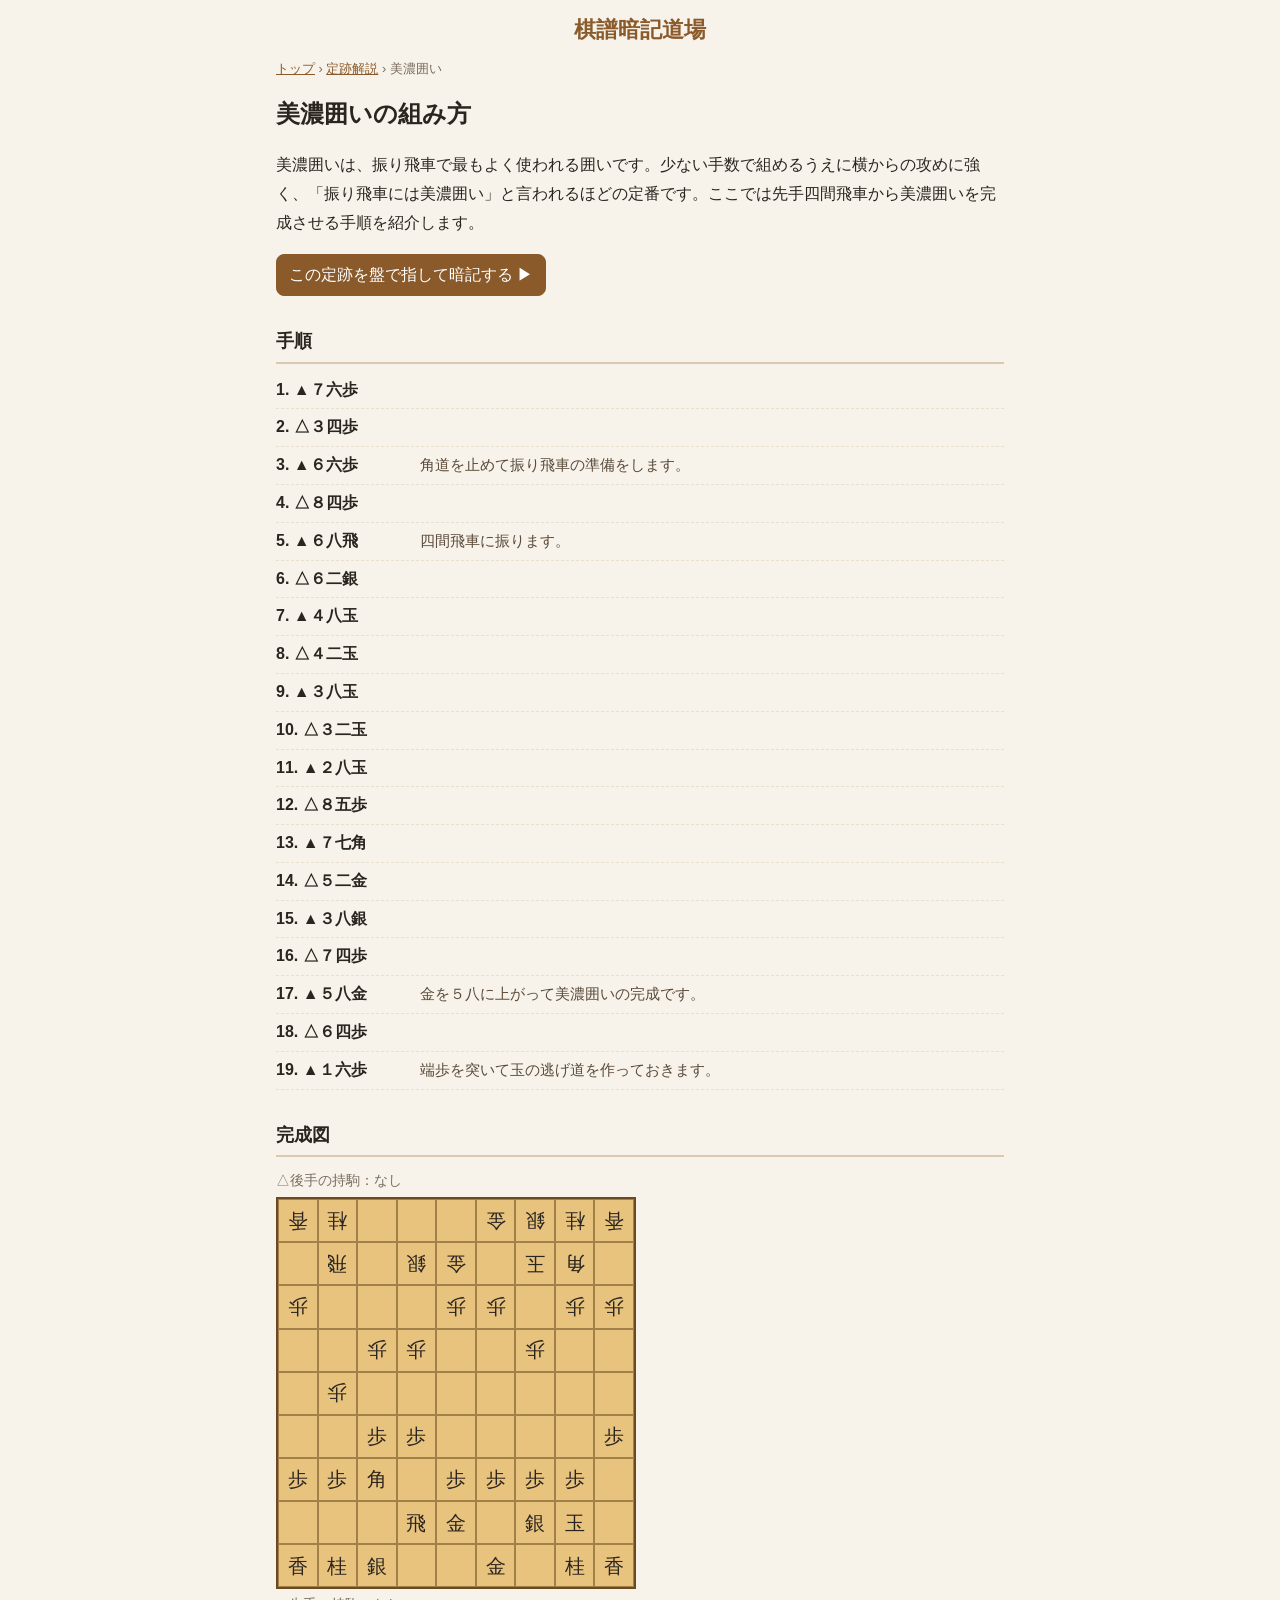
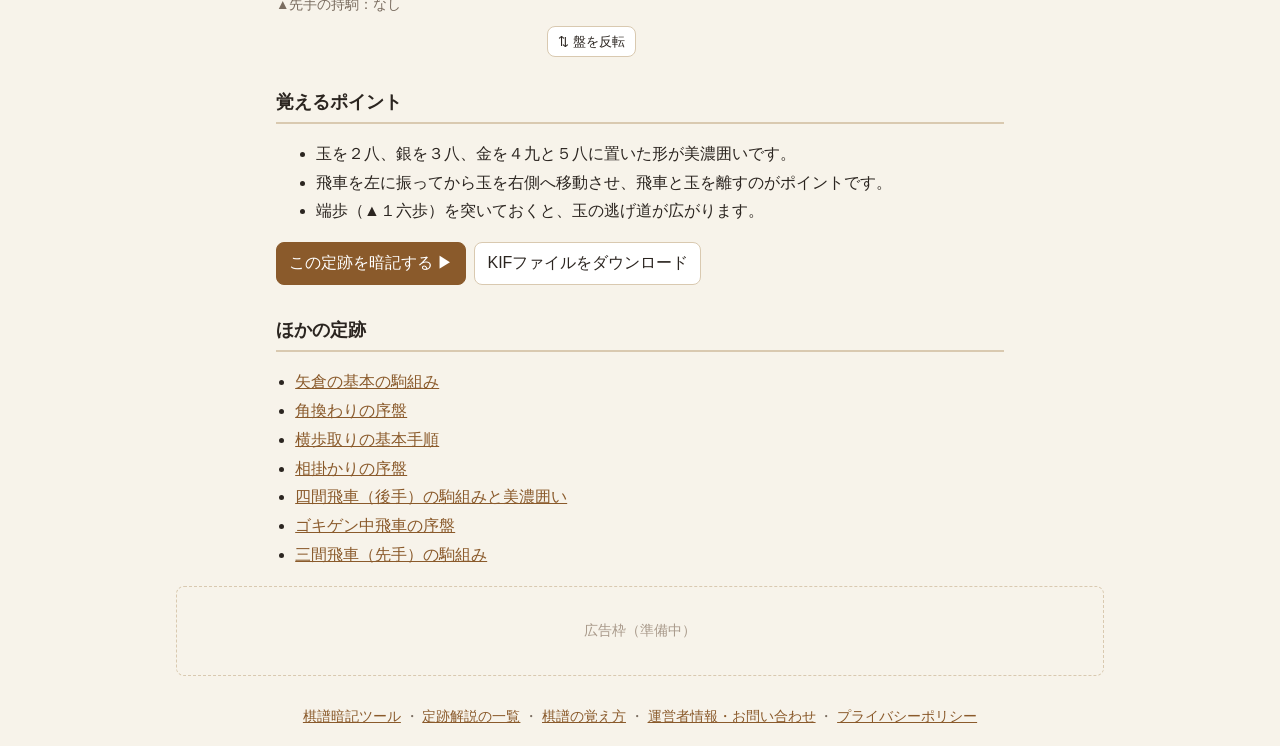
<file: joseki/mino-gakoi.html>
<!doctype html>
<html lang="ja">
<head>
<meta charset="utf-8">
<meta name="viewport" content="width=device-width, initial-scale=1">
<title>美濃囲いの組み方｜手順と覚え方 - 棋譜暗記道場</title>
<meta name="description" content="振り飛車の代表的な囲い「美濃囲い」の組み方を解説。先手四間飛車から玉を２八に入れ、▲３八銀・▲５八金で美濃囲いが完成するまでを盤上で指して暗記できます。">
<link rel="canonical" href="https://kifu.kdking-tools.com/joseki/mino-gakoi.html">
<meta property="og:type" content="article">
<meta property="og:site_name" content="棋譜暗記道場">
<meta property="og:title" content="美濃囲いの組み方｜手順と覚え方 - 棋譜暗記道場">
<meta property="og:description" content="振り飛車の代表的な囲い「美濃囲い」の組み方を解説。先手四間飛車から玉を２八に入れ、▲３八銀・▲５八金で美濃囲いが完成するまでを盤上で指して暗記できます。">
<meta property="og:url" content="https://kifu.kdking-tools.com/joseki/mino-gakoi.html">
<meta name="twitter:card" content="summary">
<script type="application/ld+json">{"@context":"https://schema.org","@type":"Article","headline":"美濃囲いの組み方","description":"振り飛車の代表的な囲い「美濃囲い」の組み方を解説。先手四間飛車から玉を２八に入れ、▲３八銀・▲５八金で美濃囲いが完成するまでを盤上で指して暗記できます。","inLanguage":"ja","datePublished":"2026-10-15","dateModified":"2026-11-25","url":"https://kifu.kdking-tools.com/joseki/mino-gakoi.html","author":{"@type":"Person","name":"kdking"},"publisher":{"@type":"Organization","name":"棋譜暗記道場"}}</script>
<link rel="stylesheet" href="../style.css">
</head>
<body>
<header class="site-header"><p class="site-name"><a href="../index.html">棋譜暗記道場</a></p></header>
<main class="article">
<nav class="crumbs"><a href="../index.html">トップ</a> › <a href="index.html">定跡解説</a> › 美濃囲い</nav>
<article>
<h1>美濃囲いの組み方</h1>
<p class="lead">美濃囲いは、振り飛車で最もよく使われる囲いです。少ない手数で組めるうえに横からの攻めに強く、「振り飛車には美濃囲い」と言われるほどの定番です。ここでは先手四間飛車から美濃囲いを完成させる手順を紹介します。</p>

<p class="cta"><a class="button primary" href="../index.html?kif=joseki/mino-gakoi.kif">この定跡を盤で指して暗記する ▶</a></p>
<h2>手順</h2>
<ol class="moves">
<li><span class="mv">1. ▲７六歩</span></li>
<li><span class="mv">2. △３四歩</span></li>
<li><span class="mv">3. ▲６六歩</span><span class="mv-note">角道を止めて振り飛車の準備をします。</span></li>
<li><span class="mv">4. △８四歩</span></li>
<li><span class="mv">5. ▲６八飛</span><span class="mv-note">四間飛車に振ります。</span></li>
<li><span class="mv">6. △６二銀</span></li>
<li><span class="mv">7. ▲４八玉</span></li>
<li><span class="mv">8. △４二玉</span></li>
<li><span class="mv">9. ▲３八玉</span></li>
<li><span class="mv">10. △３二玉</span></li>
<li><span class="mv">11. ▲２八玉</span></li>
<li><span class="mv">12. △８五歩</span></li>
<li><span class="mv">13. ▲７七角</span></li>
<li><span class="mv">14. △５二金</span></li>
<li><span class="mv">15. ▲３八銀</span></li>
<li><span class="mv">16. △７四歩</span></li>
<li><span class="mv">17. ▲５八金</span><span class="mv-note">金を５八に上がって美濃囲いの完成です。</span></li>
<li><span class="mv">18. △６四歩</span></li>
<li><span class="mv">19. ▲１六歩</span><span class="mv-note">端歩を突いて玉の逃げ道を作っておきます。</span></li>
</ol>

<h2>完成図</h2>
<figure class="static-board">
<div class="static-board-body">
<p class="static-hand">△後手の持駒：なし</p>
<div class="board"><div class="cell rev"><span>香</span></div><div class="cell rev"><span>桂</span></div><div class="cell"></div><div class="cell"></div><div class="cell"></div><div class="cell rev"><span>金</span></div><div class="cell rev"><span>銀</span></div><div class="cell rev"><span>桂</span></div><div class="cell rev"><span>香</span></div><div class="cell"></div><div class="cell rev"><span>飛</span></div><div class="cell"></div><div class="cell rev"><span>銀</span></div><div class="cell rev"><span>金</span></div><div class="cell"></div><div class="cell rev"><span>玉</span></div><div class="cell rev"><span>角</span></div><div class="cell"></div><div class="cell rev"><span>歩</span></div><div class="cell"></div><div class="cell"></div><div class="cell"></div><div class="cell rev"><span>歩</span></div><div class="cell rev"><span>歩</span></div><div class="cell"></div><div class="cell rev"><span>歩</span></div><div class="cell rev"><span>歩</span></div><div class="cell"></div><div class="cell"></div><div class="cell rev"><span>歩</span></div><div class="cell rev"><span>歩</span></div><div class="cell"></div><div class="cell"></div><div class="cell rev"><span>歩</span></div><div class="cell"></div><div class="cell"></div><div class="cell"></div><div class="cell rev"><span>歩</span></div><div class="cell"></div><div class="cell"></div><div class="cell"></div><div class="cell"></div><div class="cell"></div><div class="cell"></div><div class="cell"></div><div class="cell"></div><div class="cell"></div><div class="cell"><span>歩</span></div><div class="cell"><span>歩</span></div><div class="cell"></div><div class="cell"></div><div class="cell"></div><div class="cell"></div><div class="cell"><span>歩</span></div><div class="cell"><span>歩</span></div><div class="cell"><span>歩</span></div><div class="cell"><span>角</span></div><div class="cell"></div><div class="cell"><span>歩</span></div><div class="cell"><span>歩</span></div><div class="cell"><span>歩</span></div><div class="cell"><span>歩</span></div><div class="cell"></div><div class="cell"></div><div class="cell"></div><div class="cell"></div><div class="cell"><span>飛</span></div><div class="cell"><span>金</span></div><div class="cell"></div><div class="cell"><span>銀</span></div><div class="cell"><span>玉</span></div><div class="cell"></div><div class="cell"><span>香</span></div><div class="cell"><span>桂</span></div><div class="cell"><span>銀</span></div><div class="cell"></div><div class="cell"></div><div class="cell"><span>金</span></div><div class="cell"></div><div class="cell"><span>桂</span></div><div class="cell"><span>香</span></div></div>
<p class="static-hand">▲先手の持駒：なし</p>
</div>
<button type="button" class="flip-board" aria-pressed="false" title="盤面の上下を入れ替えます">⇅ 盤を反転</button>
</figure>
<h2>覚えるポイント</h2>
<ul>
<li>玉を２八、銀を３八、金を４九と５八に置いた形が美濃囲いです。</li>
<li>飛車を左に振ってから玉を右側へ移動させ、飛車と玉を離すのがポイントです。</li>
<li>端歩（▲１六歩）を突いておくと、玉の逃げ道が広がります。</li>
</ul>
<p class="cta"><a class="button primary" href="../index.html?kif=joseki/mino-gakoi.kif">この定跡を暗記する ▶</a> <a class="button" href="mino-gakoi.kif" download>KIFファイルをダウンロード</a></p>
</article>
<section class="related">
<h2>ほかの定跡</h2>
<ul>
<li><a href="yagura.html">矢倉の基本の駒組み</a></li>
<li><a href="kakugawari.html">角換わりの序盤</a></li>
<li><a href="yokofudori.html">横歩取りの基本手順</a></li>
<li><a href="aigakari.html">相掛かりの序盤</a></li>
<li><a href="shikenbisha.html">四間飛車（後手）の駒組みと美濃囲い</a></li>
<li><a href="gokigen-nakabisha.html">ゴキゲン中飛車の序盤</a></li>
<li><a href="sankenbisha.html">三間飛車（先手）の駒組み</a></li>
</ul>
</section>
</main>
<div class="ad-slot" aria-label="広告">広告枠（準備中）</div>
<footer class="site-footer">
  <a href="../index.html">棋譜暗記ツール</a> ・ <a href="index.html">定跡解説の一覧</a> ・ <a href="../oboekata.html">棋譜の覚え方</a> ・ <a href="../about.html">運営者情報・お問い合わせ</a> ・ <a href="../privacy.html">プライバシーポリシー</a>
</footer>
<script src="../board-flip.js?v=1"></script>
</body>
</html>
</file>
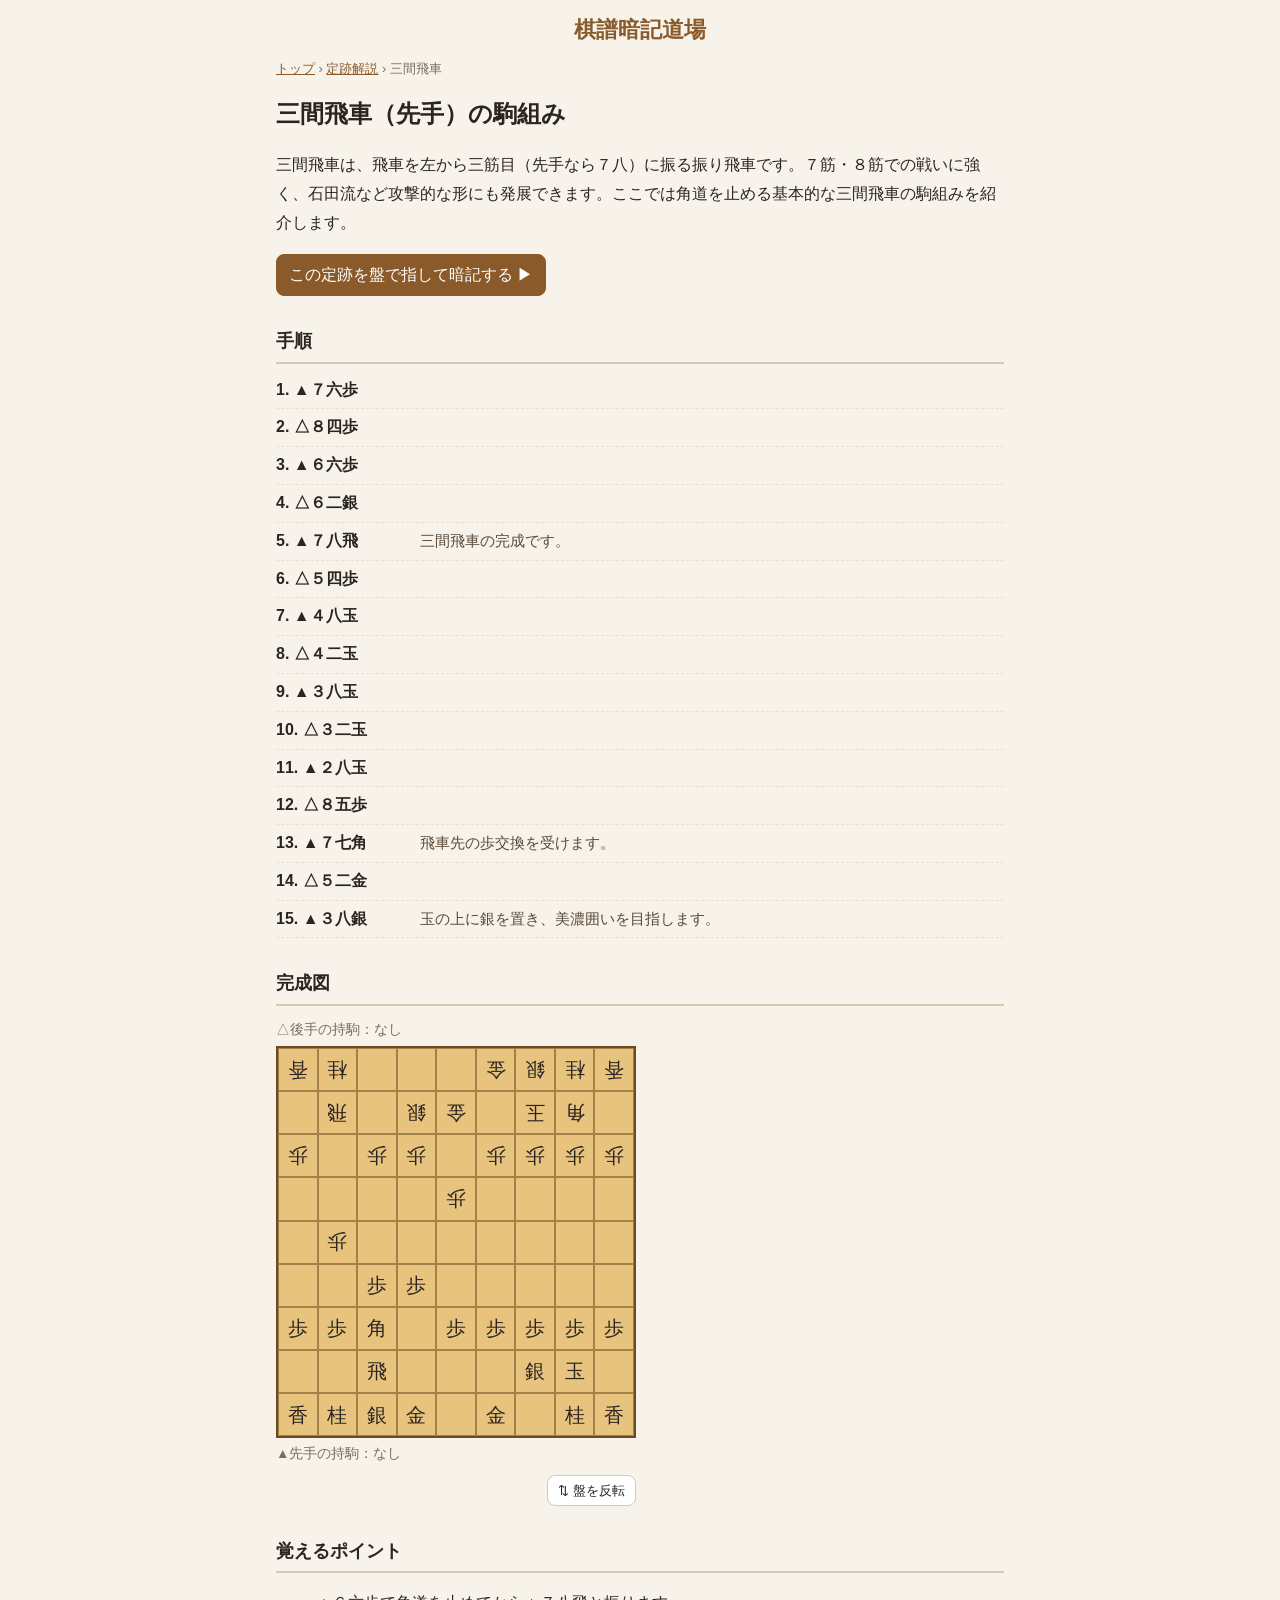
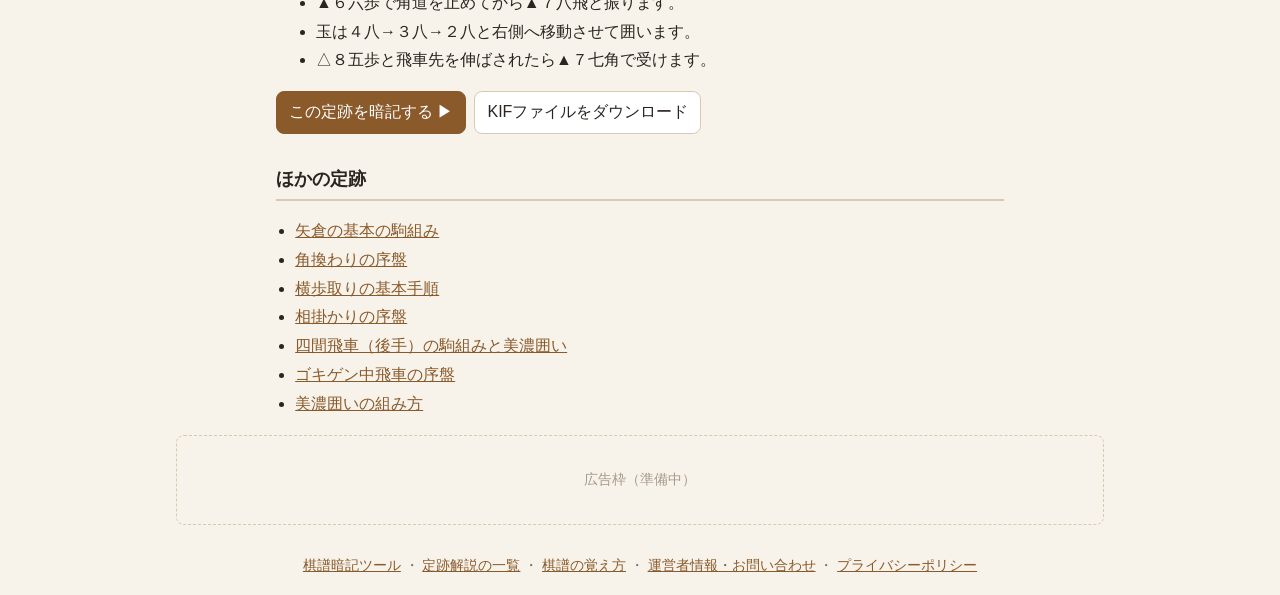
<file: joseki/sankenbisha.html>
<!doctype html>
<html lang="ja">
<head>
<meta charset="utf-8">
<meta name="viewport" content="width=device-width, initial-scale=1">
<title>三間飛車（先手）の駒組み｜手順と覚え方 - 棋譜暗記道場</title>
<meta name="description" content="先手番の振り飛車「三間飛車」の駒組みを解説。▲７八飛と振ってから玉を２八へ囲うまでの手順を盤上で指して暗記できます。">
<link rel="canonical" href="https://kifu.kdking-tools.com/joseki/sankenbisha.html">
<meta property="og:type" content="article">
<meta property="og:site_name" content="棋譜暗記道場">
<meta property="og:title" content="三間飛車（先手）の駒組み｜手順と覚え方 - 棋譜暗記道場">
<meta property="og:description" content="先手番の振り飛車「三間飛車」の駒組みを解説。▲７八飛と振ってから玉を２八へ囲うまでの手順を盤上で指して暗記できます。">
<meta property="og:url" content="https://kifu.kdking-tools.com/joseki/sankenbisha.html">
<meta name="twitter:card" content="summary">
<script type="application/ld+json">{"@context":"https://schema.org","@type":"Article","headline":"三間飛車（先手）の駒組み","description":"先手番の振り飛車「三間飛車」の駒組みを解説。▲７八飛と振ってから玉を２八へ囲うまでの手順を盤上で指して暗記できます。","inLanguage":"ja","datePublished":"2026-10-15","dateModified":"2026-11-25","url":"https://kifu.kdking-tools.com/joseki/sankenbisha.html","author":{"@type":"Person","name":"kdking"},"publisher":{"@type":"Organization","name":"棋譜暗記道場"}}</script>
<link rel="stylesheet" href="../style.css">
</head>
<body>
<header class="site-header"><p class="site-name"><a href="../index.html">棋譜暗記道場</a></p></header>
<main class="article">
<nav class="crumbs"><a href="../index.html">トップ</a> › <a href="index.html">定跡解説</a> › 三間飛車</nav>
<article>
<h1>三間飛車（先手）の駒組み</h1>
<p class="lead">三間飛車は、飛車を左から三筋目（先手なら７八）に振る振り飛車です。７筋・８筋での戦いに強く、石田流など攻撃的な形にも発展できます。ここでは角道を止める基本的な三間飛車の駒組みを紹介します。</p>

<p class="cta"><a class="button primary" href="../index.html?kif=joseki/sankenbisha.kif">この定跡を盤で指して暗記する ▶</a></p>
<h2>手順</h2>
<ol class="moves">
<li><span class="mv">1. ▲７六歩</span></li>
<li><span class="mv">2. △８四歩</span></li>
<li><span class="mv">3. ▲６六歩</span></li>
<li><span class="mv">4. △６二銀</span></li>
<li><span class="mv">5. ▲７八飛</span><span class="mv-note">三間飛車の完成です。</span></li>
<li><span class="mv">6. △５四歩</span></li>
<li><span class="mv">7. ▲４八玉</span></li>
<li><span class="mv">8. △４二玉</span></li>
<li><span class="mv">9. ▲３八玉</span></li>
<li><span class="mv">10. △３二玉</span></li>
<li><span class="mv">11. ▲２八玉</span></li>
<li><span class="mv">12. △８五歩</span></li>
<li><span class="mv">13. ▲７七角</span><span class="mv-note">飛車先の歩交換を受けます。</span></li>
<li><span class="mv">14. △５二金</span></li>
<li><span class="mv">15. ▲３八銀</span><span class="mv-note">玉の上に銀を置き、美濃囲いを目指します。</span></li>
</ol>

<h2>完成図</h2>
<figure class="static-board">
<div class="static-board-body">
<p class="static-hand">△後手の持駒：なし</p>
<div class="board"><div class="cell rev"><span>香</span></div><div class="cell rev"><span>桂</span></div><div class="cell"></div><div class="cell"></div><div class="cell"></div><div class="cell rev"><span>金</span></div><div class="cell rev"><span>銀</span></div><div class="cell rev"><span>桂</span></div><div class="cell rev"><span>香</span></div><div class="cell"></div><div class="cell rev"><span>飛</span></div><div class="cell"></div><div class="cell rev"><span>銀</span></div><div class="cell rev"><span>金</span></div><div class="cell"></div><div class="cell rev"><span>玉</span></div><div class="cell rev"><span>角</span></div><div class="cell"></div><div class="cell rev"><span>歩</span></div><div class="cell"></div><div class="cell rev"><span>歩</span></div><div class="cell rev"><span>歩</span></div><div class="cell"></div><div class="cell rev"><span>歩</span></div><div class="cell rev"><span>歩</span></div><div class="cell rev"><span>歩</span></div><div class="cell rev"><span>歩</span></div><div class="cell"></div><div class="cell"></div><div class="cell"></div><div class="cell"></div><div class="cell rev"><span>歩</span></div><div class="cell"></div><div class="cell"></div><div class="cell"></div><div class="cell"></div><div class="cell"></div><div class="cell rev"><span>歩</span></div><div class="cell"></div><div class="cell"></div><div class="cell"></div><div class="cell"></div><div class="cell"></div><div class="cell"></div><div class="cell"></div><div class="cell"></div><div class="cell"></div><div class="cell"><span>歩</span></div><div class="cell"><span>歩</span></div><div class="cell"></div><div class="cell"></div><div class="cell"></div><div class="cell"></div><div class="cell"></div><div class="cell"><span>歩</span></div><div class="cell"><span>歩</span></div><div class="cell"><span>角</span></div><div class="cell"></div><div class="cell"><span>歩</span></div><div class="cell"><span>歩</span></div><div class="cell"><span>歩</span></div><div class="cell"><span>歩</span></div><div class="cell"><span>歩</span></div><div class="cell"></div><div class="cell"></div><div class="cell"><span>飛</span></div><div class="cell"></div><div class="cell"></div><div class="cell"></div><div class="cell"><span>銀</span></div><div class="cell"><span>玉</span></div><div class="cell"></div><div class="cell"><span>香</span></div><div class="cell"><span>桂</span></div><div class="cell"><span>銀</span></div><div class="cell"><span>金</span></div><div class="cell"></div><div class="cell"><span>金</span></div><div class="cell"></div><div class="cell"><span>桂</span></div><div class="cell"><span>香</span></div></div>
<p class="static-hand">▲先手の持駒：なし</p>
</div>
<button type="button" class="flip-board" aria-pressed="false" title="盤面の上下を入れ替えます">⇅ 盤を反転</button>
</figure>
<h2>覚えるポイント</h2>
<ul>
<li>▲６六歩で角道を止めてから▲７八飛と振ります。</li>
<li>玉は４八→３八→２八と右側へ移動させて囲います。</li>
<li>△８五歩と飛車先を伸ばされたら▲７七角で受けます。</li>
</ul>
<p class="cta"><a class="button primary" href="../index.html?kif=joseki/sankenbisha.kif">この定跡を暗記する ▶</a> <a class="button" href="sankenbisha.kif" download>KIFファイルをダウンロード</a></p>
</article>
<section class="related">
<h2>ほかの定跡</h2>
<ul>
<li><a href="yagura.html">矢倉の基本の駒組み</a></li>
<li><a href="kakugawari.html">角換わりの序盤</a></li>
<li><a href="yokofudori.html">横歩取りの基本手順</a></li>
<li><a href="aigakari.html">相掛かりの序盤</a></li>
<li><a href="shikenbisha.html">四間飛車（後手）の駒組みと美濃囲い</a></li>
<li><a href="gokigen-nakabisha.html">ゴキゲン中飛車の序盤</a></li>
<li><a href="mino-gakoi.html">美濃囲いの組み方</a></li>
</ul>
</section>
</main>
<div class="ad-slot" aria-label="広告">広告枠（準備中）</div>
<footer class="site-footer">
  <a href="../index.html">棋譜暗記ツール</a> ・ <a href="index.html">定跡解説の一覧</a> ・ <a href="../oboekata.html">棋譜の覚え方</a> ・ <a href="../about.html">運営者情報・お問い合わせ</a> ・ <a href="../privacy.html">プライバシーポリシー</a>
</footer>
<script src="../board-flip.js?v=1"></script>
</body>
</html>
</file>
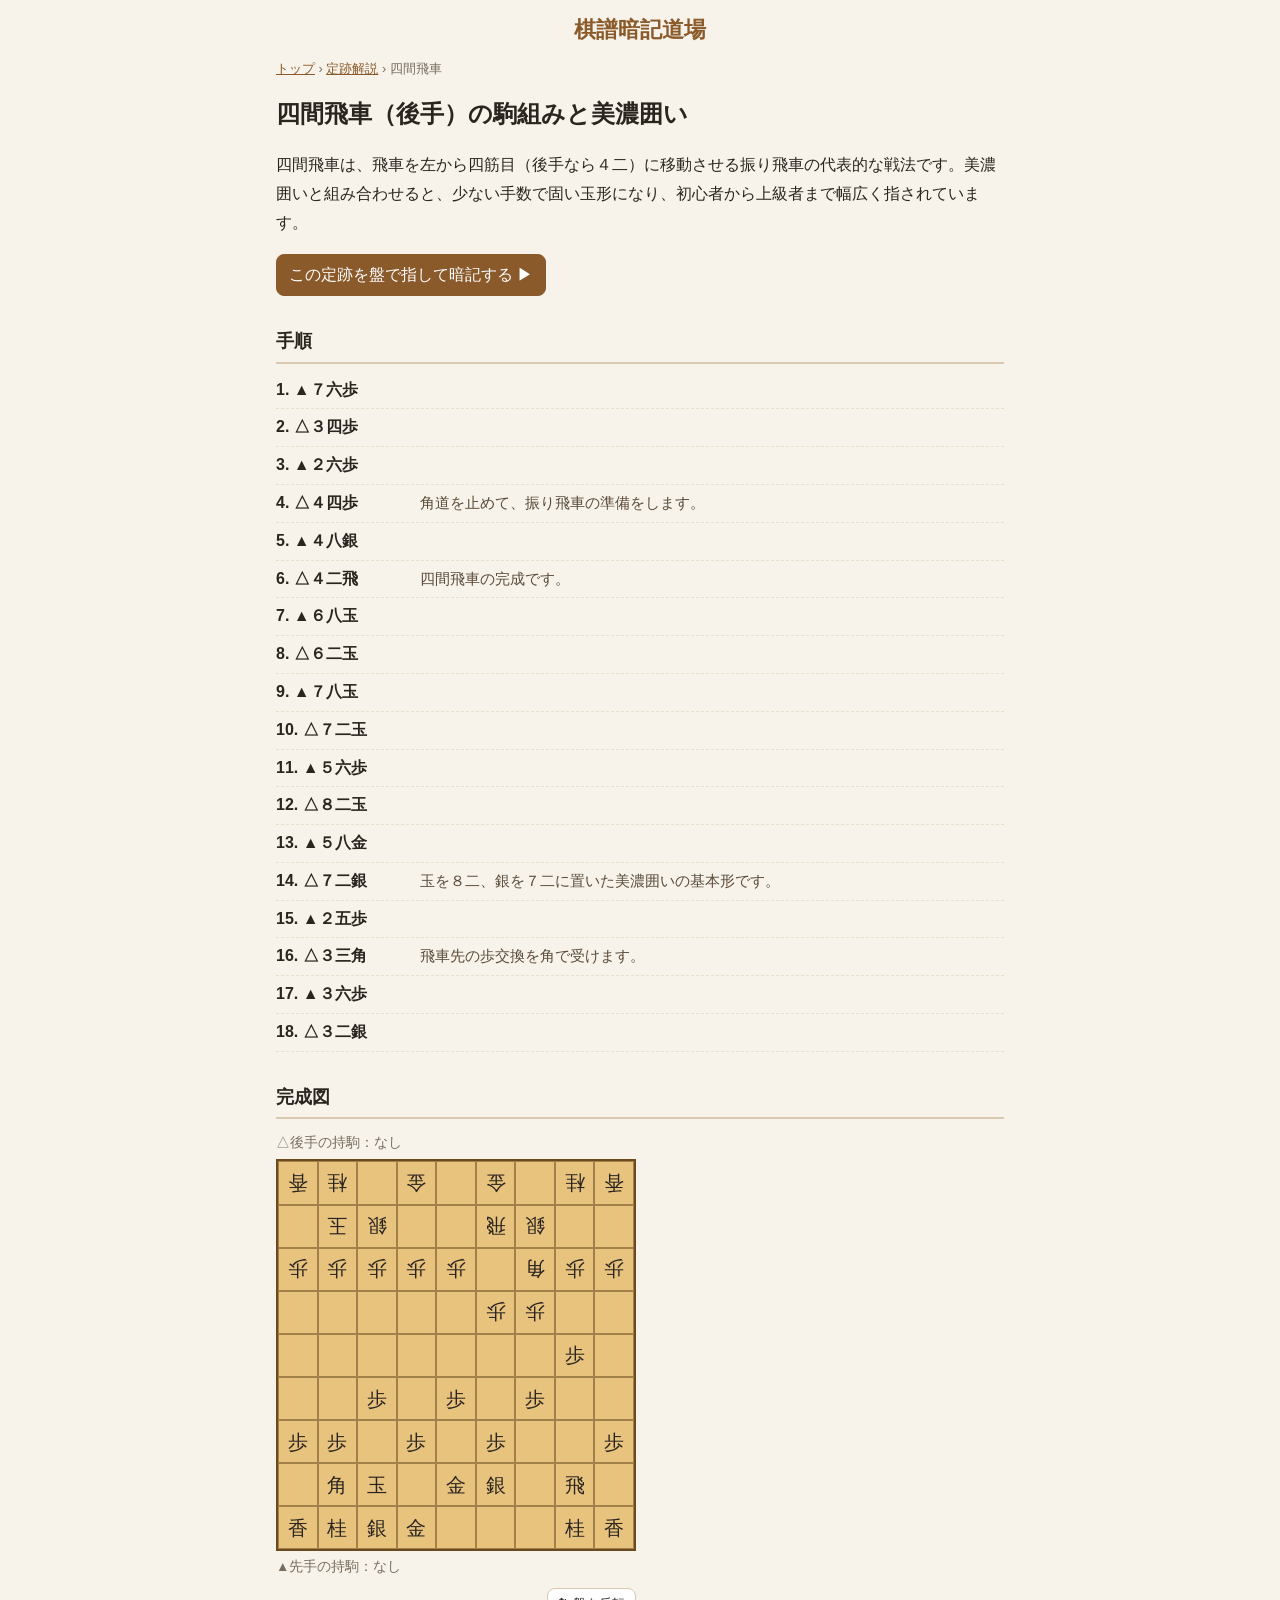
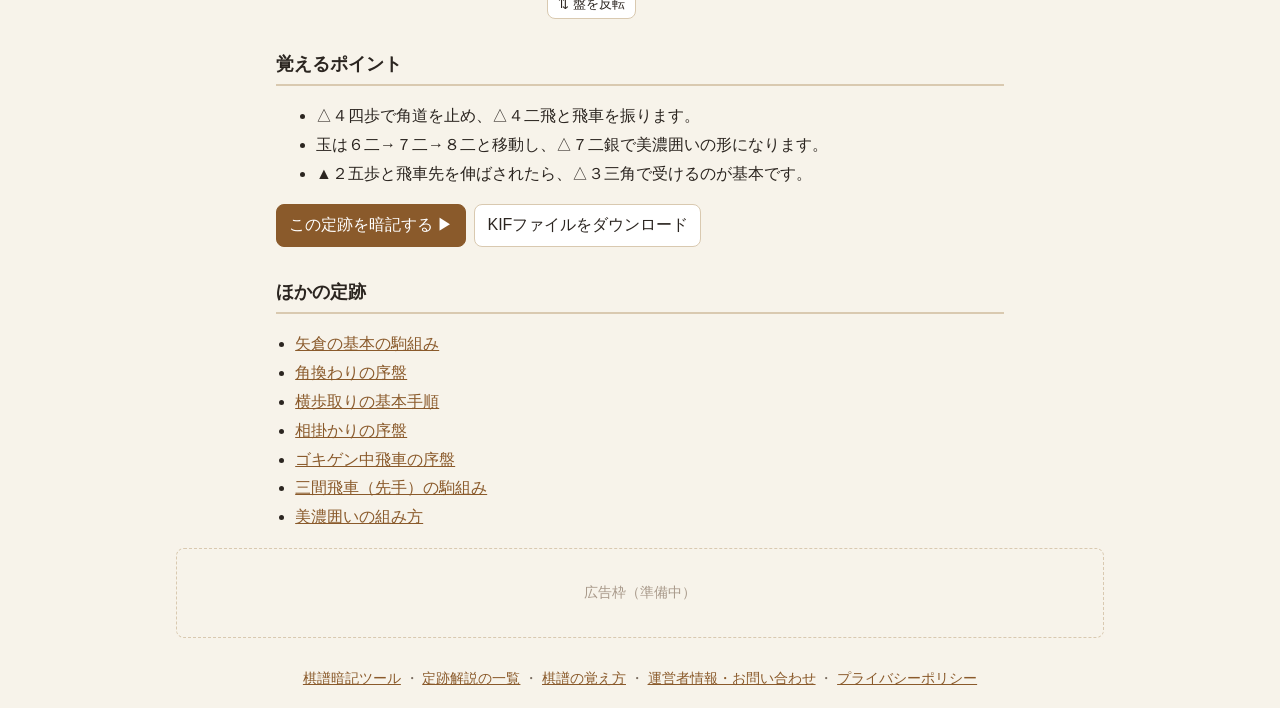
<file: joseki/shikenbisha.html>
<!doctype html>
<html lang="ja">
<head>
<meta charset="utf-8">
<meta name="viewport" content="width=device-width, initial-scale=1">
<title>四間飛車（後手）の駒組みと美濃囲い｜手順と覚え方 - 棋譜暗記道場</title>
<meta name="description" content="振り飛車の代表「四間飛車」の駒組みを解説。後手番で△４二飛と振ってから美濃囲いに組むまでの手順を、盤上で指して暗記できます。">
<link rel="canonical" href="https://kifu.kdking-tools.com/joseki/shikenbisha.html">
<meta property="og:type" content="article">
<meta property="og:site_name" content="棋譜暗記道場">
<meta property="og:title" content="四間飛車（後手）の駒組みと美濃囲い｜手順と覚え方 - 棋譜暗記道場">
<meta property="og:description" content="振り飛車の代表「四間飛車」の駒組みを解説。後手番で△４二飛と振ってから美濃囲いに組むまでの手順を、盤上で指して暗記できます。">
<meta property="og:url" content="https://kifu.kdking-tools.com/joseki/shikenbisha.html">
<meta name="twitter:card" content="summary">
<script type="application/ld+json">{"@context":"https://schema.org","@type":"Article","headline":"四間飛車（後手）の駒組みと美濃囲い","description":"振り飛車の代表「四間飛車」の駒組みを解説。後手番で△４二飛と振ってから美濃囲いに組むまでの手順を、盤上で指して暗記できます。","inLanguage":"ja","datePublished":"2026-10-15","dateModified":"2026-11-25","url":"https://kifu.kdking-tools.com/joseki/shikenbisha.html","author":{"@type":"Person","name":"kdking"},"publisher":{"@type":"Organization","name":"棋譜暗記道場"}}</script>
<link rel="stylesheet" href="../style.css">
</head>
<body>
<header class="site-header"><p class="site-name"><a href="../index.html">棋譜暗記道場</a></p></header>
<main class="article">
<nav class="crumbs"><a href="../index.html">トップ</a> › <a href="index.html">定跡解説</a> › 四間飛車</nav>
<article>
<h1>四間飛車（後手）の駒組みと美濃囲い</h1>
<p class="lead">四間飛車は、飛車を左から四筋目（後手なら４二）に移動させる振り飛車の代表的な戦法です。美濃囲いと組み合わせると、少ない手数で固い玉形になり、初心者から上級者まで幅広く指されています。</p>

<p class="cta"><a class="button primary" href="../index.html?kif=joseki/shikenbisha.kif">この定跡を盤で指して暗記する ▶</a></p>
<h2>手順</h2>
<ol class="moves">
<li><span class="mv">1. ▲７六歩</span></li>
<li><span class="mv">2. △３四歩</span></li>
<li><span class="mv">3. ▲２六歩</span></li>
<li><span class="mv">4. △４四歩</span><span class="mv-note">角道を止めて、振り飛車の準備をします。</span></li>
<li><span class="mv">5. ▲４八銀</span></li>
<li><span class="mv">6. △４二飛</span><span class="mv-note">四間飛車の完成です。</span></li>
<li><span class="mv">7. ▲６八玉</span></li>
<li><span class="mv">8. △６二玉</span></li>
<li><span class="mv">9. ▲７八玉</span></li>
<li><span class="mv">10. △７二玉</span></li>
<li><span class="mv">11. ▲５六歩</span></li>
<li><span class="mv">12. △８二玉</span></li>
<li><span class="mv">13. ▲５八金</span></li>
<li><span class="mv">14. △７二銀</span><span class="mv-note">玉を８二、銀を７二に置いた美濃囲いの基本形です。</span></li>
<li><span class="mv">15. ▲２五歩</span></li>
<li><span class="mv">16. △３三角</span><span class="mv-note">飛車先の歩交換を角で受けます。</span></li>
<li><span class="mv">17. ▲３六歩</span></li>
<li><span class="mv">18. △３二銀</span></li>
</ol>

<h2>完成図</h2>
<figure class="static-board">
<div class="static-board-body">
<p class="static-hand">△後手の持駒：なし</p>
<div class="board"><div class="cell rev"><span>香</span></div><div class="cell rev"><span>桂</span></div><div class="cell"></div><div class="cell rev"><span>金</span></div><div class="cell"></div><div class="cell rev"><span>金</span></div><div class="cell"></div><div class="cell rev"><span>桂</span></div><div class="cell rev"><span>香</span></div><div class="cell"></div><div class="cell rev"><span>玉</span></div><div class="cell rev"><span>銀</span></div><div class="cell"></div><div class="cell"></div><div class="cell rev"><span>飛</span></div><div class="cell rev"><span>銀</span></div><div class="cell"></div><div class="cell"></div><div class="cell rev"><span>歩</span></div><div class="cell rev"><span>歩</span></div><div class="cell rev"><span>歩</span></div><div class="cell rev"><span>歩</span></div><div class="cell rev"><span>歩</span></div><div class="cell"></div><div class="cell rev"><span>角</span></div><div class="cell rev"><span>歩</span></div><div class="cell rev"><span>歩</span></div><div class="cell"></div><div class="cell"></div><div class="cell"></div><div class="cell"></div><div class="cell"></div><div class="cell rev"><span>歩</span></div><div class="cell rev"><span>歩</span></div><div class="cell"></div><div class="cell"></div><div class="cell"></div><div class="cell"></div><div class="cell"></div><div class="cell"></div><div class="cell"></div><div class="cell"></div><div class="cell"></div><div class="cell"><span>歩</span></div><div class="cell"></div><div class="cell"></div><div class="cell"></div><div class="cell"><span>歩</span></div><div class="cell"></div><div class="cell"><span>歩</span></div><div class="cell"></div><div class="cell"><span>歩</span></div><div class="cell"></div><div class="cell"></div><div class="cell"><span>歩</span></div><div class="cell"><span>歩</span></div><div class="cell"></div><div class="cell"><span>歩</span></div><div class="cell"></div><div class="cell"><span>歩</span></div><div class="cell"></div><div class="cell"></div><div class="cell"><span>歩</span></div><div class="cell"></div><div class="cell"><span>角</span></div><div class="cell"><span>玉</span></div><div class="cell"></div><div class="cell"><span>金</span></div><div class="cell"><span>銀</span></div><div class="cell"></div><div class="cell"><span>飛</span></div><div class="cell"></div><div class="cell"><span>香</span></div><div class="cell"><span>桂</span></div><div class="cell"><span>銀</span></div><div class="cell"><span>金</span></div><div class="cell"></div><div class="cell"></div><div class="cell"></div><div class="cell"><span>桂</span></div><div class="cell"><span>香</span></div></div>
<p class="static-hand">▲先手の持駒：なし</p>
</div>
<button type="button" class="flip-board" aria-pressed="false" title="盤面の上下を入れ替えます">⇅ 盤を反転</button>
</figure>
<h2>覚えるポイント</h2>
<ul>
<li>△４四歩で角道を止め、△４二飛と飛車を振ります。</li>
<li>玉は６二→７二→８二と移動し、△７二銀で美濃囲いの形になります。</li>
<li>▲２五歩と飛車先を伸ばされたら、△３三角で受けるのが基本です。</li>
</ul>
<p class="cta"><a class="button primary" href="../index.html?kif=joseki/shikenbisha.kif">この定跡を暗記する ▶</a> <a class="button" href="shikenbisha.kif" download>KIFファイルをダウンロード</a></p>
</article>
<section class="related">
<h2>ほかの定跡</h2>
<ul>
<li><a href="yagura.html">矢倉の基本の駒組み</a></li>
<li><a href="kakugawari.html">角換わりの序盤</a></li>
<li><a href="yokofudori.html">横歩取りの基本手順</a></li>
<li><a href="aigakari.html">相掛かりの序盤</a></li>
<li><a href="gokigen-nakabisha.html">ゴキゲン中飛車の序盤</a></li>
<li><a href="sankenbisha.html">三間飛車（先手）の駒組み</a></li>
<li><a href="mino-gakoi.html">美濃囲いの組み方</a></li>
</ul>
</section>
</main>
<div class="ad-slot" aria-label="広告">広告枠（準備中）</div>
<footer class="site-footer">
  <a href="../index.html">棋譜暗記ツール</a> ・ <a href="index.html">定跡解説の一覧</a> ・ <a href="../oboekata.html">棋譜の覚え方</a> ・ <a href="../about.html">運営者情報・お問い合わせ</a> ・ <a href="../privacy.html">プライバシーポリシー</a>
</footer>
<script src="../board-flip.js?v=1"></script>
</body>
</html>
</file>
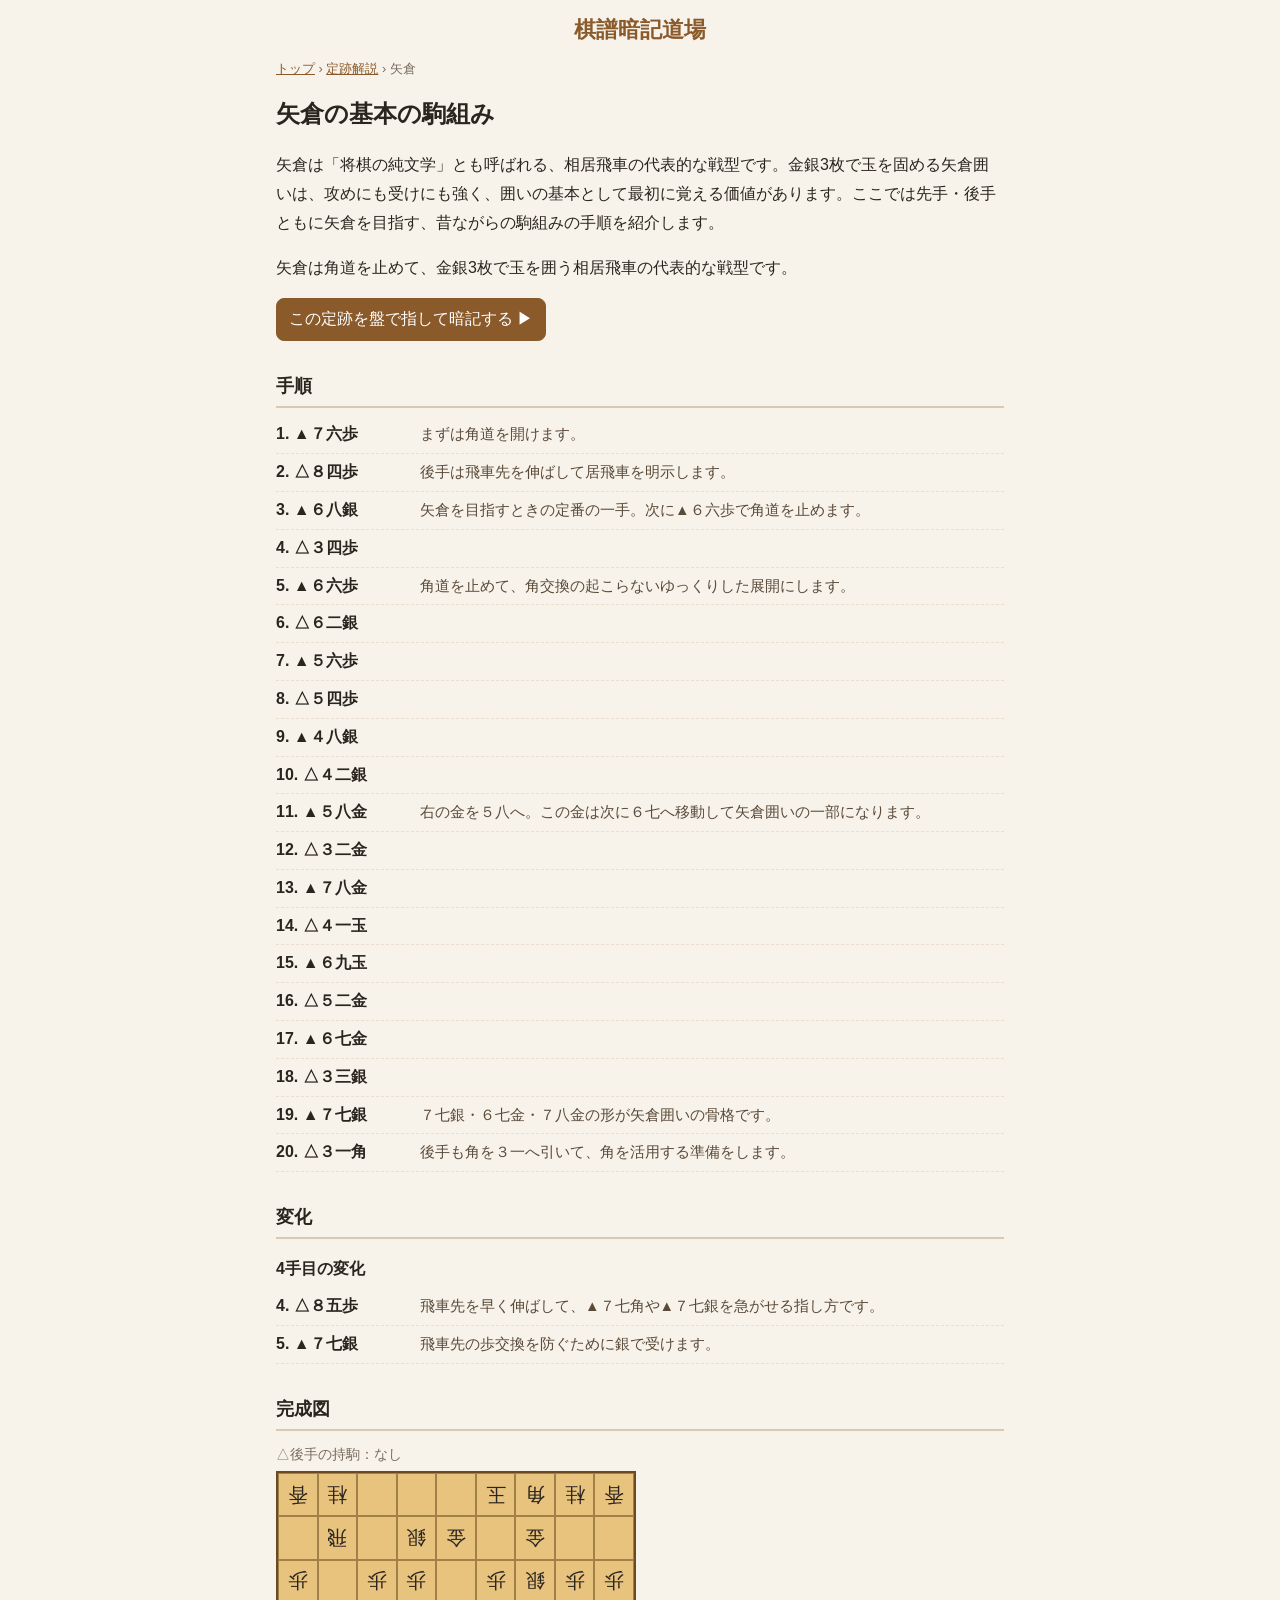
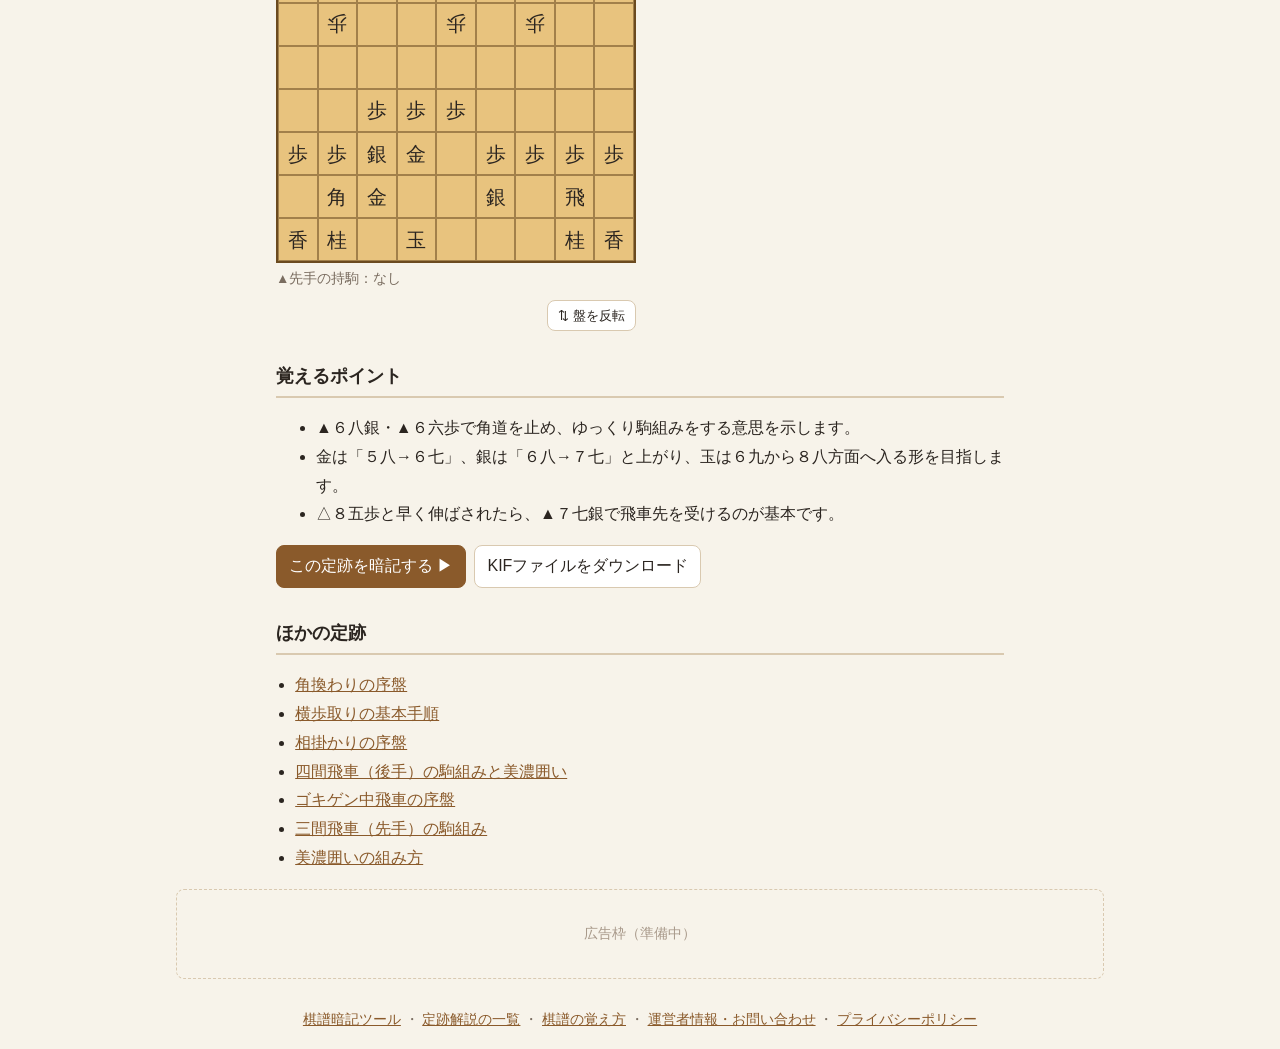
<file: joseki/yagura.html>
<!doctype html>
<html lang="ja">
<head>
<meta charset="utf-8">
<meta name="viewport" content="width=device-width, initial-scale=1">
<title>矢倉の基本の駒組み｜手順と覚え方 - 棋譜暗記道場</title>
<meta name="description" content="相居飛車の代表的な戦型「矢倉」の基本の駒組みを手順つきで解説。▲７六歩から矢倉囲いが完成するまでの20手と、△８五歩と早めに伸ばされたときの受け方を盤上で暗記できます。">
<link rel="canonical" href="https://kifu.kdking-tools.com/joseki/yagura.html">
<meta property="og:type" content="article">
<meta property="og:site_name" content="棋譜暗記道場">
<meta property="og:title" content="矢倉の基本の駒組み｜手順と覚え方 - 棋譜暗記道場">
<meta property="og:description" content="相居飛車の代表的な戦型「矢倉」の基本の駒組みを手順つきで解説。▲７六歩から矢倉囲いが完成するまでの20手と、△８五歩と早めに伸ばされたときの受け方を盤上で暗記できます。">
<meta property="og:url" content="https://kifu.kdking-tools.com/joseki/yagura.html">
<meta name="twitter:card" content="summary">
<script type="application/ld+json">{"@context":"https://schema.org","@type":"Article","headline":"矢倉の基本の駒組み","description":"相居飛車の代表的な戦型「矢倉」の基本の駒組みを手順つきで解説。▲７六歩から矢倉囲いが完成するまでの20手と、△８五歩と早めに伸ばされたときの受け方を盤上で暗記できます。","inLanguage":"ja","datePublished":"2026-10-15","dateModified":"2026-11-25","url":"https://kifu.kdking-tools.com/joseki/yagura.html","author":{"@type":"Person","name":"kdking"},"publisher":{"@type":"Organization","name":"棋譜暗記道場"}}</script>
<link rel="stylesheet" href="../style.css">
</head>
<body>
<header class="site-header"><p class="site-name"><a href="../index.html">棋譜暗記道場</a></p></header>
<main class="article">
<nav class="crumbs"><a href="../index.html">トップ</a> › <a href="index.html">定跡解説</a> › 矢倉</nav>
<article>
<h1>矢倉の基本の駒組み</h1>
<p class="lead">矢倉は「将棋の純文学」とも呼ばれる、相居飛車の代表的な戦型です。金銀3枚で玉を固める矢倉囲いは、攻めにも受けにも強く、囲いの基本として最初に覚える価値があります。ここでは先手・後手ともに矢倉を目指す、昔ながらの駒組みの手順を紹介します。</p>
<p>矢倉は角道を止めて、金銀3枚で玉を囲う相居飛車の代表的な戦型です。</p>
<p class="cta"><a class="button primary" href="../index.html?kif=joseki/yagura.kif">この定跡を盤で指して暗記する ▶</a></p>
<h2>手順</h2>
<ol class="moves">
<li><span class="mv">1. ▲７六歩</span><span class="mv-note">まずは角道を開けます。</span></li>
<li><span class="mv">2. △８四歩</span><span class="mv-note">後手は飛車先を伸ばして居飛車を明示します。</span></li>
<li><span class="mv">3. ▲６八銀</span><span class="mv-note">矢倉を目指すときの定番の一手。次に▲６六歩で角道を止めます。</span></li>
<li><span class="mv">4. △３四歩</span></li>
<li><span class="mv">5. ▲６六歩</span><span class="mv-note">角道を止めて、角交換の起こらないゆっくりした展開にします。</span></li>
<li><span class="mv">6. △６二銀</span></li>
<li><span class="mv">7. ▲５六歩</span></li>
<li><span class="mv">8. △５四歩</span></li>
<li><span class="mv">9. ▲４八銀</span></li>
<li><span class="mv">10. △４二銀</span></li>
<li><span class="mv">11. ▲５八金</span><span class="mv-note">右の金を５八へ。この金は次に６七へ移動して矢倉囲いの一部になります。</span></li>
<li><span class="mv">12. △３二金</span></li>
<li><span class="mv">13. ▲７八金</span></li>
<li><span class="mv">14. △４一玉</span></li>
<li><span class="mv">15. ▲６九玉</span></li>
<li><span class="mv">16. △５二金</span></li>
<li><span class="mv">17. ▲６七金</span></li>
<li><span class="mv">18. △３三銀</span></li>
<li><span class="mv">19. ▲７七銀</span><span class="mv-note">７七銀・６七金・７八金の形が矢倉囲いの骨格です。</span></li>
<li><span class="mv">20. △３一角</span><span class="mv-note">後手も角を３一へ引いて、角を活用する準備をします。</span></li>
</ol>
<h2>変化</h2>
<h3>4手目の変化</h3>
<ol class="moves">
<li><span class="mv">4. △８五歩</span><span class="mv-note">飛車先を早く伸ばして、▲７七角や▲７七銀を急がせる指し方です。</span></li>
<li><span class="mv">5. ▲７七銀</span><span class="mv-note">飛車先の歩交換を防ぐために銀で受けます。</span></li>
</ol>
<h2>完成図</h2>
<figure class="static-board">
<div class="static-board-body">
<p class="static-hand">△後手の持駒：なし</p>
<div class="board"><div class="cell rev"><span>香</span></div><div class="cell rev"><span>桂</span></div><div class="cell"></div><div class="cell"></div><div class="cell"></div><div class="cell rev"><span>玉</span></div><div class="cell rev"><span>角</span></div><div class="cell rev"><span>桂</span></div><div class="cell rev"><span>香</span></div><div class="cell"></div><div class="cell rev"><span>飛</span></div><div class="cell"></div><div class="cell rev"><span>銀</span></div><div class="cell rev"><span>金</span></div><div class="cell"></div><div class="cell rev"><span>金</span></div><div class="cell"></div><div class="cell"></div><div class="cell rev"><span>歩</span></div><div class="cell"></div><div class="cell rev"><span>歩</span></div><div class="cell rev"><span>歩</span></div><div class="cell"></div><div class="cell rev"><span>歩</span></div><div class="cell rev"><span>銀</span></div><div class="cell rev"><span>歩</span></div><div class="cell rev"><span>歩</span></div><div class="cell"></div><div class="cell rev"><span>歩</span></div><div class="cell"></div><div class="cell"></div><div class="cell rev"><span>歩</span></div><div class="cell"></div><div class="cell rev"><span>歩</span></div><div class="cell"></div><div class="cell"></div><div class="cell"></div><div class="cell"></div><div class="cell"></div><div class="cell"></div><div class="cell"></div><div class="cell"></div><div class="cell"></div><div class="cell"></div><div class="cell"></div><div class="cell"></div><div class="cell"></div><div class="cell"><span>歩</span></div><div class="cell"><span>歩</span></div><div class="cell"><span>歩</span></div><div class="cell"></div><div class="cell"></div><div class="cell"></div><div class="cell"></div><div class="cell"><span>歩</span></div><div class="cell"><span>歩</span></div><div class="cell"><span>銀</span></div><div class="cell"><span>金</span></div><div class="cell"></div><div class="cell"><span>歩</span></div><div class="cell"><span>歩</span></div><div class="cell"><span>歩</span></div><div class="cell"><span>歩</span></div><div class="cell"></div><div class="cell"><span>角</span></div><div class="cell"><span>金</span></div><div class="cell"></div><div class="cell"></div><div class="cell"><span>銀</span></div><div class="cell"></div><div class="cell"><span>飛</span></div><div class="cell"></div><div class="cell"><span>香</span></div><div class="cell"><span>桂</span></div><div class="cell"></div><div class="cell"><span>玉</span></div><div class="cell"></div><div class="cell"></div><div class="cell"></div><div class="cell"><span>桂</span></div><div class="cell"><span>香</span></div></div>
<p class="static-hand">▲先手の持駒：なし</p>
</div>
<button type="button" class="flip-board" aria-pressed="false" title="盤面の上下を入れ替えます">⇅ 盤を反転</button>
</figure>
<h2>覚えるポイント</h2>
<ul>
<li>▲６八銀・▲６六歩で角道を止め、ゆっくり駒組みをする意思を示します。</li>
<li>金は「５八→６七」、銀は「６八→７七」と上がり、玉は６九から８八方面へ入る形を目指します。</li>
<li>△８五歩と早く伸ばされたら、▲７七銀で飛車先を受けるのが基本です。</li>
</ul>
<p class="cta"><a class="button primary" href="../index.html?kif=joseki/yagura.kif">この定跡を暗記する ▶</a> <a class="button" href="yagura.kif" download>KIFファイルをダウンロード</a></p>
</article>
<section class="related">
<h2>ほかの定跡</h2>
<ul>
<li><a href="kakugawari.html">角換わりの序盤</a></li>
<li><a href="yokofudori.html">横歩取りの基本手順</a></li>
<li><a href="aigakari.html">相掛かりの序盤</a></li>
<li><a href="shikenbisha.html">四間飛車（後手）の駒組みと美濃囲い</a></li>
<li><a href="gokigen-nakabisha.html">ゴキゲン中飛車の序盤</a></li>
<li><a href="sankenbisha.html">三間飛車（先手）の駒組み</a></li>
<li><a href="mino-gakoi.html">美濃囲いの組み方</a></li>
</ul>
</section>
</main>
<div class="ad-slot" aria-label="広告">広告枠（準備中）</div>
<footer class="site-footer">
  <a href="../index.html">棋譜暗記ツール</a> ・ <a href="index.html">定跡解説の一覧</a> ・ <a href="../oboekata.html">棋譜の覚え方</a> ・ <a href="../about.html">運営者情報・お問い合わせ</a> ・ <a href="../privacy.html">プライバシーポリシー</a>
</footer>
<script src="../board-flip.js?v=1"></script>
</body>
</html>
</file>
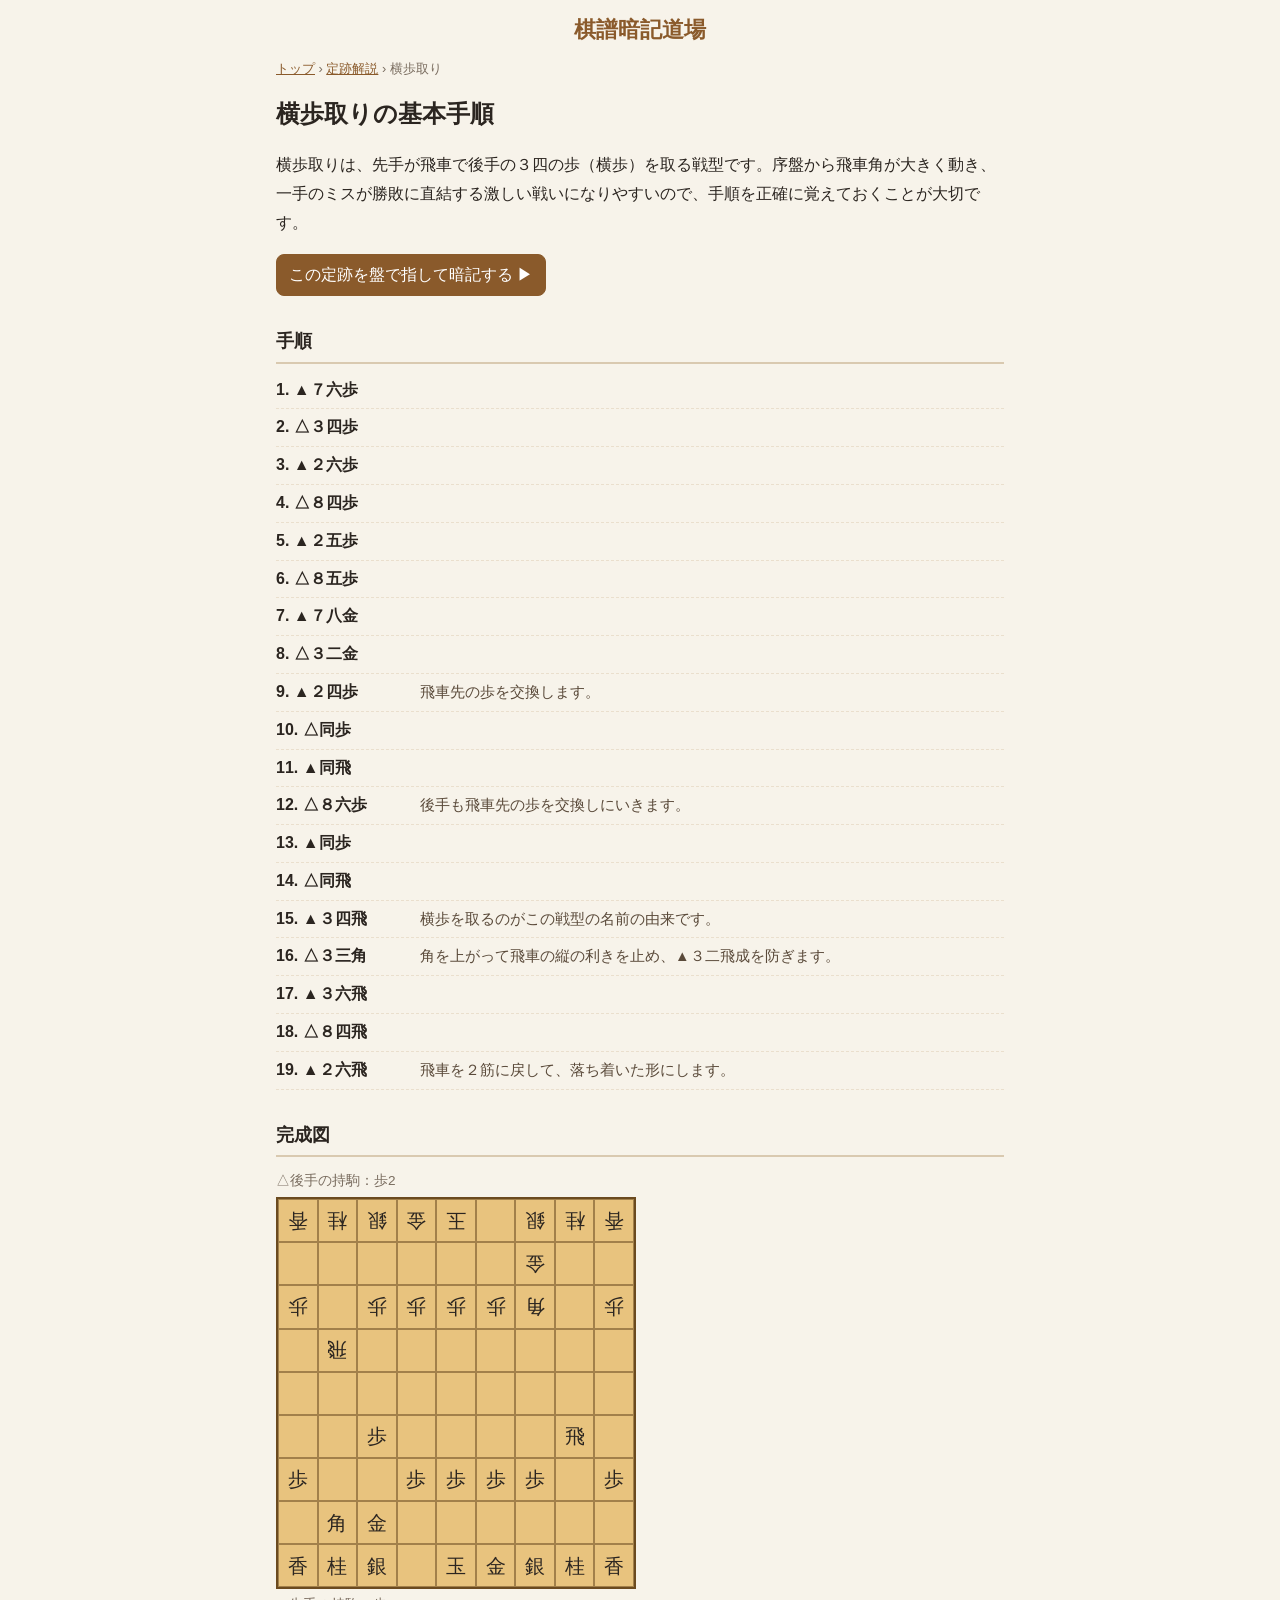
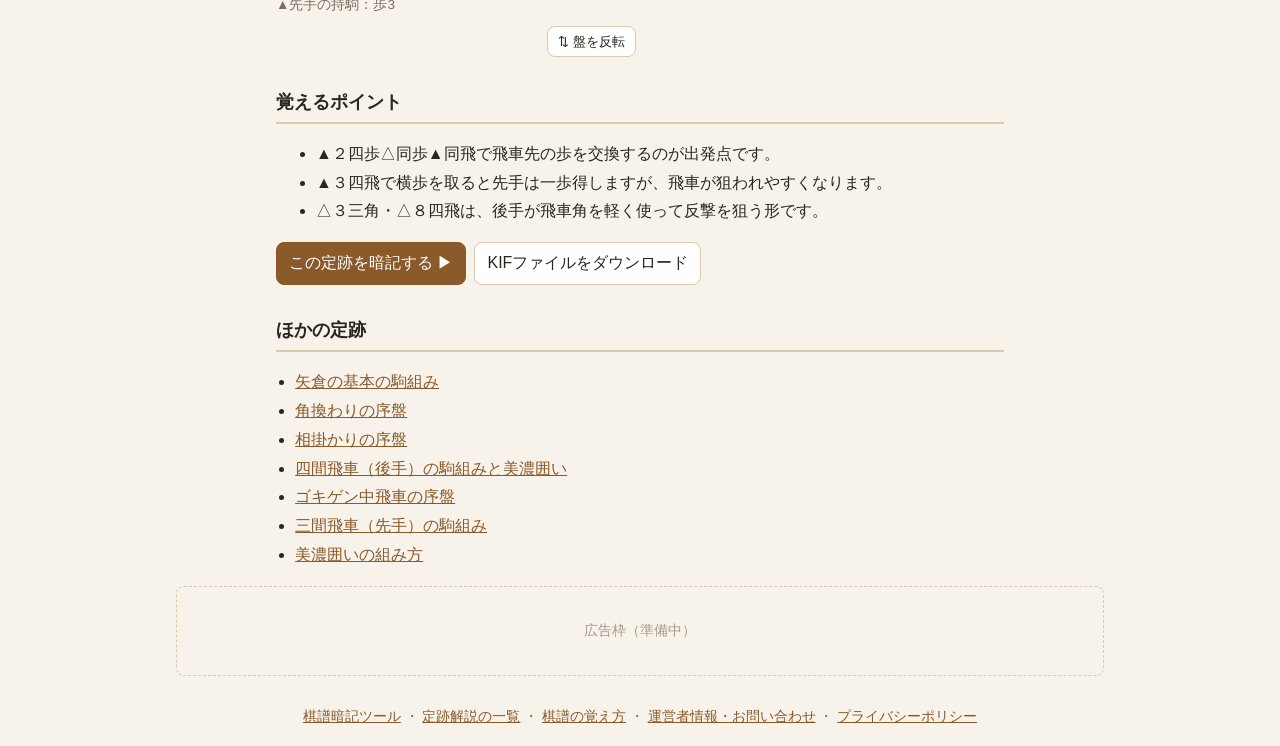
<file: joseki/yokofudori.html>
<!doctype html>
<html lang="ja">
<head>
<meta charset="utf-8">
<meta name="viewport" content="width=device-width, initial-scale=1">
<title>横歩取りの基本手順｜手順と覚え方 - 棋譜暗記道場</title>
<meta name="description" content="相居飛車の激しい戦型「横歩取り」の基本手順を解説。▲３四飛で横歩を取るまでの流れと、△３三角からの駒組みを盤上で指して暗記できます。">
<link rel="canonical" href="https://kifu.kdking-tools.com/joseki/yokofudori.html">
<meta property="og:type" content="article">
<meta property="og:site_name" content="棋譜暗記道場">
<meta property="og:title" content="横歩取りの基本手順｜手順と覚え方 - 棋譜暗記道場">
<meta property="og:description" content="相居飛車の激しい戦型「横歩取り」の基本手順を解説。▲３四飛で横歩を取るまでの流れと、△３三角からの駒組みを盤上で指して暗記できます。">
<meta property="og:url" content="https://kifu.kdking-tools.com/joseki/yokofudori.html">
<meta name="twitter:card" content="summary">
<script type="application/ld+json">{"@context":"https://schema.org","@type":"Article","headline":"横歩取りの基本手順","description":"相居飛車の激しい戦型「横歩取り」の基本手順を解説。▲３四飛で横歩を取るまでの流れと、△３三角からの駒組みを盤上で指して暗記できます。","inLanguage":"ja","datePublished":"2026-10-15","dateModified":"2026-11-25","url":"https://kifu.kdking-tools.com/joseki/yokofudori.html","author":{"@type":"Person","name":"kdking"},"publisher":{"@type":"Organization","name":"棋譜暗記道場"}}</script>
<link rel="stylesheet" href="../style.css">
</head>
<body>
<header class="site-header"><p class="site-name"><a href="../index.html">棋譜暗記道場</a></p></header>
<main class="article">
<nav class="crumbs"><a href="../index.html">トップ</a> › <a href="index.html">定跡解説</a> › 横歩取り</nav>
<article>
<h1>横歩取りの基本手順</h1>
<p class="lead">横歩取りは、先手が飛車で後手の３四の歩（横歩）を取る戦型です。序盤から飛車角が大きく動き、一手のミスが勝敗に直結する激しい戦いになりやすいので、手順を正確に覚えておくことが大切です。</p>

<p class="cta"><a class="button primary" href="../index.html?kif=joseki/yokofudori.kif">この定跡を盤で指して暗記する ▶</a></p>
<h2>手順</h2>
<ol class="moves">
<li><span class="mv">1. ▲７六歩</span></li>
<li><span class="mv">2. △３四歩</span></li>
<li><span class="mv">3. ▲２六歩</span></li>
<li><span class="mv">4. △８四歩</span></li>
<li><span class="mv">5. ▲２五歩</span></li>
<li><span class="mv">6. △８五歩</span></li>
<li><span class="mv">7. ▲７八金</span></li>
<li><span class="mv">8. △３二金</span></li>
<li><span class="mv">9. ▲２四歩</span><span class="mv-note">飛車先の歩を交換します。</span></li>
<li><span class="mv">10. △同歩</span></li>
<li><span class="mv">11. ▲同飛</span></li>
<li><span class="mv">12. △８六歩</span><span class="mv-note">後手も飛車先の歩を交換しにいきます。</span></li>
<li><span class="mv">13. ▲同歩</span></li>
<li><span class="mv">14. △同飛</span></li>
<li><span class="mv">15. ▲３四飛</span><span class="mv-note">横歩を取るのがこの戦型の名前の由来です。</span></li>
<li><span class="mv">16. △３三角</span><span class="mv-note">角を上がって飛車の縦の利きを止め、▲３二飛成を防ぎます。</span></li>
<li><span class="mv">17. ▲３六飛</span></li>
<li><span class="mv">18. △８四飛</span></li>
<li><span class="mv">19. ▲２六飛</span><span class="mv-note">飛車を２筋に戻して、落ち着いた形にします。</span></li>
</ol>

<h2>完成図</h2>
<figure class="static-board">
<div class="static-board-body">
<p class="static-hand">△後手の持駒：歩2</p>
<div class="board"><div class="cell rev"><span>香</span></div><div class="cell rev"><span>桂</span></div><div class="cell rev"><span>銀</span></div><div class="cell rev"><span>金</span></div><div class="cell rev"><span>玉</span></div><div class="cell"></div><div class="cell rev"><span>銀</span></div><div class="cell rev"><span>桂</span></div><div class="cell rev"><span>香</span></div><div class="cell"></div><div class="cell"></div><div class="cell"></div><div class="cell"></div><div class="cell"></div><div class="cell"></div><div class="cell rev"><span>金</span></div><div class="cell"></div><div class="cell"></div><div class="cell rev"><span>歩</span></div><div class="cell"></div><div class="cell rev"><span>歩</span></div><div class="cell rev"><span>歩</span></div><div class="cell rev"><span>歩</span></div><div class="cell rev"><span>歩</span></div><div class="cell rev"><span>角</span></div><div class="cell"></div><div class="cell rev"><span>歩</span></div><div class="cell"></div><div class="cell rev"><span>飛</span></div><div class="cell"></div><div class="cell"></div><div class="cell"></div><div class="cell"></div><div class="cell"></div><div class="cell"></div><div class="cell"></div><div class="cell"></div><div class="cell"></div><div class="cell"></div><div class="cell"></div><div class="cell"></div><div class="cell"></div><div class="cell"></div><div class="cell"></div><div class="cell"></div><div class="cell"></div><div class="cell"></div><div class="cell"><span>歩</span></div><div class="cell"></div><div class="cell"></div><div class="cell"></div><div class="cell"></div><div class="cell"><span>飛</span></div><div class="cell"></div><div class="cell"><span>歩</span></div><div class="cell"></div><div class="cell"></div><div class="cell"><span>歩</span></div><div class="cell"><span>歩</span></div><div class="cell"><span>歩</span></div><div class="cell"><span>歩</span></div><div class="cell"></div><div class="cell"><span>歩</span></div><div class="cell"></div><div class="cell"><span>角</span></div><div class="cell"><span>金</span></div><div class="cell"></div><div class="cell"></div><div class="cell"></div><div class="cell"></div><div class="cell"></div><div class="cell"></div><div class="cell"><span>香</span></div><div class="cell"><span>桂</span></div><div class="cell"><span>銀</span></div><div class="cell"></div><div class="cell"><span>玉</span></div><div class="cell"><span>金</span></div><div class="cell"><span>銀</span></div><div class="cell"><span>桂</span></div><div class="cell"><span>香</span></div></div>
<p class="static-hand">▲先手の持駒：歩3</p>
</div>
<button type="button" class="flip-board" aria-pressed="false" title="盤面の上下を入れ替えます">⇅ 盤を反転</button>
</figure>
<h2>覚えるポイント</h2>
<ul>
<li>▲２四歩△同歩▲同飛で飛車先の歩を交換するのが出発点です。</li>
<li>▲３四飛で横歩を取ると先手は一歩得しますが、飛車が狙われやすくなります。</li>
<li>△３三角・△８四飛は、後手が飛車角を軽く使って反撃を狙う形です。</li>
</ul>
<p class="cta"><a class="button primary" href="../index.html?kif=joseki/yokofudori.kif">この定跡を暗記する ▶</a> <a class="button" href="yokofudori.kif" download>KIFファイルをダウンロード</a></p>
</article>
<section class="related">
<h2>ほかの定跡</h2>
<ul>
<li><a href="yagura.html">矢倉の基本の駒組み</a></li>
<li><a href="kakugawari.html">角換わりの序盤</a></li>
<li><a href="aigakari.html">相掛かりの序盤</a></li>
<li><a href="shikenbisha.html">四間飛車（後手）の駒組みと美濃囲い</a></li>
<li><a href="gokigen-nakabisha.html">ゴキゲン中飛車の序盤</a></li>
<li><a href="sankenbisha.html">三間飛車（先手）の駒組み</a></li>
<li><a href="mino-gakoi.html">美濃囲いの組み方</a></li>
</ul>
</section>
</main>
<div class="ad-slot" aria-label="広告">広告枠（準備中）</div>
<footer class="site-footer">
  <a href="../index.html">棋譜暗記ツール</a> ・ <a href="index.html">定跡解説の一覧</a> ・ <a href="../oboekata.html">棋譜の覚え方</a> ・ <a href="../about.html">運営者情報・お問い合わせ</a> ・ <a href="../privacy.html">プライバシーポリシー</a>
</footer>
<script src="../board-flip.js?v=1"></script>
</body>
</html>
</file>
<file: style.css>
:root { --bg:#f7f3ea; --panel:#fff; --text:#2b2520; --muted:#7a6d60; --accent:#8a5a2b; --board:#e8c37e; --line:#6b4a1f; --ok:#2e7d32; --ng:#c62828; --hl:#ffe08a; --target:rgba(46,125,50,.28); --border:#d9c9b0; }
* { box-sizing:border-box; touch-action:manipulation; }
body { margin:0; font-family:"Hiragino Sans","Noto Sans JP",sans-serif; background:var(--bg); color:var(--text); }
button, select, textarea { font:inherit; color:inherit; }
button, select { padding:6px 12px; border-radius:8px; border:1px solid var(--border); background:#fff; cursor:pointer; }
button:hover { border-color:var(--accent); }
button.active, button.primary { background:var(--accent); color:#fff; border-color:var(--accent); }
button.icon { min-width:36px; padding:6px 8px; }

.site-header { display:flex; align-items:center; justify-content:center; gap:10px; padding:14px 16px 4px; position:relative; max-width:960px; margin:0 auto; }
.site-header h1 { margin:0; color:var(--accent); font-size:1.4rem; }
.header-tools { position:absolute; right:16px; display:flex; gap:6px; }
.round { width:34px; height:34px; border-radius:50%; font-weight:bold; padding:0; }
html.no-arrows .arrow { display:none; }

main { max-width:960px; margin:0 auto; padding:0 16px; }
.bar { display:flex; gap:6px; align-items:center; flex-wrap:wrap; margin:10px 0; }
.bar select { flex:1; min-width:160px; }
.bar .handicap-label { display:flex; align-items:center; gap:6px; font-size:.9rem; color:var(--muted); }
.bar .handicap-label select { flex:none; min-width:0; width:auto; }
.board-file-heading { display:flex; align-items:center; gap:14px; margin:16px 0 8px; min-width:0; }
.file-return { display:inline-flex; align-items:center; min-height:40px; color:var(--accent); font-size:.85rem; font-weight:bold; white-space:nowrap; text-decoration:none; }
.file-return:hover { text-decoration:underline; }
.file-return:focus-visible { outline:3px solid #1976d2; outline-offset:3px; border-radius:4px; }
.current-book-title { min-width:0; margin:0; padding-left:14px; border-left:1px solid var(--border); color:var(--text); font-size:1.02rem; line-height:1.6; font-weight:600; overflow-wrap:anywhere; }
.modes { display:flex; align-items:center; gap:6px; flex-wrap:wrap; margin:8px 0 12px; }
.modes-label { margin-left:10px; color:var(--muted); font-size:.85rem; }

.layout { display:flex; gap:20px; align-items:flex-start; flex-wrap:wrap; }
.board-area { flex:0 1 440px; display:flex; flex-direction:column; gap:6px; min-width:0; width:100%; }
.side { flex:1 1 260px; display:flex; flex-direction:column; gap:8px; min-width:0; }

.board-frame { display:grid; grid-template-columns:1fr 18px; grid-template-rows:16px auto; }
.files { grid-column:1; display:grid; grid-template-columns:repeat(9,1fr); font-size:.7rem; color:var(--muted); text-align:center; }
.ranks { grid-column:2; grid-row:2; display:grid; grid-template-rows:repeat(9,1fr); font-size:.7rem; color:var(--muted); align-items:center; text-align:center; }
.board { grid-column:1; grid-row:2; display:grid; grid-template-columns:repeat(9,1fr); grid-template-rows:repeat(9,1fr); aspect-ratio:9/9.8; background:var(--board); border:2px solid var(--line); }
.cell { position:relative; border:1px solid rgba(107,74,31,.55); border-radius:0; padding:0; min-width:0; min-height:0; background:transparent; display:flex; align-items:center; justify-content:center; font-family:inherit; font-size:clamp(15px,5.2vw,27px); font-weight:normal; cursor:pointer; user-select:none; -webkit-tap-highlight-color:transparent; appearance:none; }
.cell:focus-visible { z-index:1; outline:3px solid #1976d2; outline-offset:-4px; }
.cell span { display:inline-block; line-height:1; }
.cell.rev span { transform:rotate(180deg); }
.cell.promoted { color:#b71c1c; }
.cell.last { background:#f1d49a; }
.cell.selected { background:var(--hl); }
.cell.hint, .hand-piece.hint { outline:3px solid #1976d2; outline-offset:-3px; animation:pulse 1s infinite; }
@keyframes pulse { 50% { outline-color:transparent; } }
.cell.target { box-shadow:inset 0 0 0 100px var(--target); }

.hand { display:flex; align-items:center; gap:4px; min-height:38px; flex-wrap:wrap; }
.hand-label { font-size:.8rem; color:var(--muted); margin-right:4px; }
.hand-none { font-size:.8rem; color:#b8aa98; }
.hand-piece { padding:3px 8px; font-size:1.1rem; background:#f6e3bb; border-color:#d8b77a; }
.hand-piece small { font-size:.7rem; margin-left:1px; }
.hand-piece.selected { background:var(--hl); border-color:var(--accent); }

.message { margin:0; min-height:1.5em; font-weight:bold; }
.message.ok { color:var(--ok); } .message.ng { color:var(--ng); }
.progress { margin:0; color:var(--muted); font-size:.85rem; min-height:1.2em; }
.buttons { display:flex; flex-wrap:wrap; gap:6px; }
.buttons[hidden], [hidden] { display:none !important; }
.comment { width:100%; min-height:110px; resize:vertical; padding:8px 10px; border:1px solid var(--border); border-radius:8px; background:#fff; line-height:1.5; }
.comment[readonly] { background:#fbf8f2; }
.comment.empty { display:none; }

.tree-area { margin:16px 0; }
.tree-tools { display:flex; justify-content:flex-end; gap:4px; margin-bottom:4px; }
.tree-tool { min-width:36px; padding:4px 8px; font-size:.85rem; }
.tree-zoom-value { min-width:56px; font-variant-numeric:tabular-nums; }
#btnTreeExpand[aria-pressed="true"] { background:var(--accent); color:#fff; border-color:var(--accent); }
.tree-area.expanded .tree { max-height:calc(100vh - 80px); }
.tree.panning, .tree.panning .node { cursor:grabbing; user-select:none; }
.keys { border-collapse:collapse; font-size:.9rem; margin:4px 0 8px; }
.keys th { text-align:left; white-space:nowrap; padding:2px 12px 2px 0; font-weight:bold; }
.keys td { padding:2px 0; }
.tree { overflow:auto; max-height:320px; overscroll-behavior:contain; background:var(--panel); border:1px solid var(--border); border-radius:10px; padding:4px; }
.tree svg { display:block; }
.tree .edge { stroke:#bba98f; stroke-width:1.5; }
.tree .node { cursor:pointer; }
.tree .node rect { fill:#fff; stroke:#cbb89c; }
.tree .node text { font-size:11px; text-anchor:middle; fill:var(--text); }
.tree .node.onpath rect { fill:#f6ead2; }
.tree .node.current rect { fill:var(--accent); stroke:var(--accent); }
.tree .node.current text { fill:#fff; font-weight:bold; }
.tree .node.done rect { fill:#dff0d8; stroke:#8bc48a; }
.tree .node.hidden text { fill:#b8aa98; }
.tree .cmark { fill:#e09a2b; }
body.drilling .tree .node { cursor:default; }

.ad-slot { max-width:928px; margin:12px auto; min-height:90px; display:flex; align-items:center; justify-content:center; border:1px dashed var(--border); color:#a8998a; font-size:.85rem; border-radius:8px; }
@media (max-width:960px) { .ad-slot { margin:12px 16px; } }
.site-footer { text-align:center; padding:20px 16px; font-size:.85rem; color:var(--muted); }
.site-footer a { color:var(--accent); }

.dialog { border:none; border-radius:12px; padding:20px 22px; max-width:min(560px, calc(100vw - 32px)); box-shadow:0 8px 30px rgba(0,0,0,.25); color:var(--text); }
.dialog::backdrop { background:rgba(0,0,0,.35); }
.dialog h2 { margin:0 0 8px; font-size:1.2rem; color:var(--accent); }
.dialog h3 { margin:14px 0 4px; font-size:1rem; }
.dialog ul { margin:0; padding-left:1.2em; line-height:1.6; }
.dialog .note { color:var(--muted); font-size:.85rem; }
.dialog form { margin-top:14px; text-align:right; }
.dialog.small p { margin:0; font-weight:bold; }
.dialog .row { display:flex; gap:8px; justify-content:flex-end; }

/* プライバシーポリシー等のページ */
.panel { background:var(--panel); border-radius:12px; padding:16px; margin:16px 0; box-shadow:0 1px 4px rgba(0,0,0,.08); }
@media (max-width:600px) { .bar select { flex-basis:100%; } .bar button { flex:1; } }

/* ---- 盤のデザイン ---- */
html[data-board="light"] { --board:#f6e9cf; --line:#9a7b4f; }
html[data-board="green"] { --board:#cfe3c4; --line:#4f7a45; }
html[data-board="felt"] { --board:#c7c9c8; --line:#5c6260; }
html[data-board="felt"] .board, .board-felt {
  --felt-texture:url("data:image/svg+xml,%3Csvg xmlns='http://www.w3.org/2000/svg' width='96' height='96'%3E%3Cfilter id='f'%3E%3CfeTurbulence type='fractalNoise' baseFrequency='.85' numOctaves='3' seed='11' stitchTiles='stitch'/%3E%3CfeColorMatrix type='saturate' values='0'/%3E%3C/filter%3E%3Crect width='100%25' height='100%25' opacity='.2' filter='url(%23f)'/%3E%3C/svg%3E");
}
html[data-board="felt"] .board {
  background-color:var(--board);
  background-image:var(--felt-texture),linear-gradient(135deg,#d1d3d2,#bec2c0);
  background-size:96px 96px,100% 100%;
  box-shadow:inset 0 1px 2px rgba(255,255,255,.35),0 1px 2px rgba(37,46,42,.12);
}
html[data-board="felt"] .cell { border-color:rgba(63,73,69,.58); }
html[data-board="felt"] .cell.last { background:rgba(236,222,162,.6); }
html[data-board="felt"] .cell.selected { background:rgba(255,224,138,.88); }
html[data-board="kaya"] .board { background:linear-gradient(135deg,#ebc882,#e2b96e 60%,#e9c47c); }

/* ---- 設定ダイアログ ---- */
.choices { display:grid; grid-template-columns:repeat(4,1fr); gap:8px; }
.choices label { display:flex; flex-direction:column; align-items:center; gap:4px; padding:8px 4px; border:1px solid var(--border); border-radius:10px; cursor:pointer; font-size:.85rem; }
.choices label:has(input:checked) { border-color:var(--accent); box-shadow:0 0 0 2px var(--accent) inset; }
.choices input { position:absolute; opacity:0; pointer-events:none; }
.swatch { width:44px; height:44px; border-radius:4px; border:2px solid; background-image:linear-gradient(currentColor 1px,transparent 1px),linear-gradient(90deg,currentColor 1px,transparent 1px); background-size:11px 11px; }
.board-kaya { background-color:#e8c37e; color:#6b4a1f; border-color:#6b4a1f; }
.board-light { background-color:#f6e9cf; color:#9a7b4f; border-color:#9a7b4f; }
.board-green { background-color:#cfe3c4; color:#4f7a45; border-color:#4f7a45; }
.board-felt {
  background-color:#c7c9c8;
  color:#5c6260;
  border-color:#5c6260;
  background-image:linear-gradient(currentColor 1px,transparent 1px),linear-gradient(90deg,currentColor 1px,transparent 1px),var(--felt-texture),linear-gradient(135deg,#d1d3d2,#bec2c0);
  background-size:11px 11px,11px 11px,96px 96px,100% 100%;
}
.sample { width:44px; height:44px; display:flex; align-items:center; justify-content:center; font-size:26px; background:#e8c37e; border-radius:4px; }
.sample > span { line-height:1; }
.check { display:flex; gap:8px; align-items:center; cursor:pointer; }

.intro { max-width:928px; margin:8px auto 0; padding:0 16px; color:var(--muted); font-size:.85rem; line-height:1.7; }
.intro h2 { font-size:.95rem; margin:0 0 4px; color:var(--text); }
.intro p { margin:0; }

/* ---- 定跡解説ページ ---- */
.site-name { margin:0; font-size:1.4rem; font-weight:bold; }
.site-name a { color:var(--accent); text-decoration:none; }
.article { max-width:760px; line-height:1.8; }
.article h1 { font-size:1.5rem; margin:12px 0 8px; }
.article h2 { font-size:1.15rem; margin:28px 0 8px; padding-bottom:4px; border-bottom:2px solid var(--border); }
.article h3 { font-size:1rem; margin:16px 0 4px; }
.article a { color:var(--accent); }
.crumbs { font-size:.8rem; color:var(--muted); margin-top:8px; }
.lead { font-size:1rem; }
.cta { margin:16px 0; display:flex; gap:8px; flex-wrap:wrap; }
.button { display:inline-block; padding:8px 16px; border-radius:8px; border:1px solid var(--border); background:#fff; text-decoration:none; }
.article a.button.primary { color:#fff; background:var(--accent); border-color:var(--accent); }
.moves { list-style:none; padding:0; margin:0; }
.moves li { padding:4px 0; border-bottom:1px dashed #eadfcd; }
.mv { font-weight:bold; display:inline-block; min-width:9em; }
.mv-note { color:#5a4a3a; font-size:.92rem; }
.static-board { margin:8px 0; max-width:360px; }
.static-board .board { aspect-ratio:9/9.8; }
.static-board .cell { cursor:default; font-size:clamp(13px,4.2vw,20px); }
.static-hand { margin:4px 0; font-size:.85rem; color:var(--muted); }
/* 盤面の反転：ボタンは盤の下に小さく置く。静的な図は盤ごと180度回し、持駒の上下も入れ替える。 */
.flip-board { align-self:flex-end; padding:3px 10px; font-size:.8rem; }
.flip-board[aria-pressed="true"] { background:var(--hl); border-color:var(--accent); }
.static-board .flip-board { display:block; margin:4px 0 0 auto; }
.static-board-body { display:flex; flex-direction:column; }
.static-board.flipped .static-board-body { flex-direction:column-reverse; }
.static-board.flipped .board { transform:rotate(180deg); }
.static-board.flipped .cell span { transform:rotate(180deg); }
.static-board.flipped .cell.rev span { transform:none; }
.article-list { list-style:none; padding:0; }
.article-list li { margin:10px 0; }
.article-list a { display:block; padding:12px 14px; background:#fff; border:1px solid var(--border); border-radius:10px; text-decoration:none; color:var(--text); }
.article-list a:hover { border-color:var(--accent); }
.article-list b { display:block; color:var(--accent); }
.article-list span { font-size:.85rem; color:var(--muted); }
.related ul { padding-left:1.2em; }
.intro a { color:var(--accent); }
.comment-cover { width:100%; min-height:110px; border:2px dashed var(--border); border-radius:8px; background:repeating-linear-gradient(45deg,#fbf3e3,#fbf3e3 8px,#f6ead2 8px,#f6ead2 16px); color:var(--accent); font-weight:bold; }
.check + .check { margin-top:6px; }
.site-header .tagline { display:block; font-size:.7rem; font-weight:normal; color:var(--muted); text-align:center; letter-spacing:.05em; }
.intro h2 + p, .intro ul + p { margin-top:4px; }
.intro h2:not(:first-child) { margin-top:14px; }
.intro ul { margin:4px 0; padding-left:1.2em; }
.intro li { margin:2px 0; }
a.button { display:inline-block; padding:6px 12px; border-radius:8px; border:1px solid var(--border); background:#fff; color:var(--text); text-decoration:none; }
a.button:hover { border-color:var(--accent); }
.book-list { list-style:none; padding:0; margin:8px 0; }
.book-list li { display:flex; gap:6px; align-items:stretch; margin:8px 0; }
.book-list li > a { flex:1; display:block; padding:10px 14px; background:#fff; border:1px solid var(--border); border-radius:10px; text-decoration:none; color:var(--text); }
.book-list li > a:hover { border-color:var(--accent); }
.book-list b { display:block; color:var(--accent); }
.book-list span { font-size:.85rem; color:var(--muted); }
.book-list li.empty { display:block; color:var(--muted); font-size:.9rem; }
.lib-actions { display:flex; gap:8px; flex-wrap:wrap; }
.library .note { color:var(--muted); font-size:.85rem; }
.bar button, .bar a.button { white-space:nowrap; }
.round.account.signed-in { font-size:.95rem; }
.round.account.signed-in { background:var(--accent); color:#fff; border-color:var(--accent); }
.dialog.small p.plain { font-weight:normal; margin:0 0 10px; line-height:1.6; }
.dialog p.row { margin:0 0 6px; justify-content:flex-start; }
@media (max-width:480px) { .site-header { justify-content:flex-start; } }

/* ---- 体験チュートリアル ---- */
.app-header { justify-content:space-between; flex-wrap:wrap; }
.app-header .header-tools { position:static; margin-left:auto; align-items:center; flex-wrap:wrap; }
.app-header .tagline { text-align:left; }
.tutorial-card { margin:14px 0; padding:16px 18px; border:1px solid var(--border); border-radius:12px; background:var(--panel); overflow-wrap:anywhere; }
.tutorial-card h2 { margin:6px 0 8px; font-size:1.08rem; line-height:1.5; color:var(--accent); }
.tutorial-card p { margin:6px 0; line-height:1.65; }
.tutorial-card .tutorial-eyebrow { margin:0; font-size:.78rem; font-weight:bold; letter-spacing:.04em; color:var(--accent); }
.tutorial-actions { display:flex; align-items:center; gap:8px; flex-wrap:wrap; margin-top:12px; }
.tutorial-actions button { min-height:44px; line-height:1.4; }
.tutorial-actions button:disabled { opacity:.45; cursor:not-allowed; }
body.in-tutorial .bar button:disabled,
body.in-tutorial .bar select:disabled,
body.in-tutorial .modes button:disabled,
body.in-tutorial .buttons button:disabled,
body.in-tutorial .header-tools button:disabled,
body.in-tutorial a[aria-disabled="true"] { opacity:.45; cursor:not-allowed; }
.tutorial-actions #btnTutorialNext { margin-left:auto; min-width:88px; }
.tutorial-card .tutorial-note { margin-top:12px; font-size:.78rem; color:var(--muted); }
.tutorial-completed { display:grid; grid-template-columns:repeat(2,minmax(0,1fr)); gap:8px 22px; margin:12px 0; padding-left:1.3em; font-size:.9rem; line-height:1.6; }
.tutorial-done { border-top:3px solid var(--ok); }
.tutorial-done .tutorial-eyebrow { color:var(--ok); }
.tutorial-help { padding:10px 12px; border-radius:8px; background:#f6f0e4; font-size:.9rem; line-height:1.6; }
.tutorial-help button { margin-top:8px; min-height:40px; }

/* 矢印を外に出し、内容だけをスクロールさせる。dialog 内でも同じ見た目を保つ。 */
.tutorial-guide { --guide-bg:#fffefb; --guide-border:#c5aa83; position:fixed; z-index:1000; left:12px; top:12px; width:320px; max-width:calc(100vw - 24px); max-height:calc(100vh - 24px); max-height:calc(100dvh - 24px); margin:0; padding:0; border:1px solid var(--guide-border); border-radius:12px; background:var(--guide-bg); color:var(--text); box-shadow:0 5px 24px rgba(55,37,16,.22); font-family:"Hiragino Sans","Noto Sans JP",sans-serif; font-size:.875rem; font-weight:normal; line-height:1.55; text-align:left; overflow:visible; overflow-wrap:anywhere; isolation:isolate; }
.tutorial-guide-content { position:relative; max-height:calc(100vh - 26px); max-height:calc(100dvh - 26px); padding:10px 12px 12px; border-radius:11px; background:var(--guide-bg); overflow:auto; overscroll-behavior:contain; }
.tutorial-guide::before { position:absolute; width:12px; height:12px; border:1px solid var(--guide-border); background:var(--guide-bg); content:""; pointer-events:none; }
.tutorial-guide:not([data-placement])::before { display:none; }
.tutorial-guide[data-placement="top"]::before { left:clamp(16px,var(--tip-x,50%),calc(100% - 16px)); bottom:-7px; border-top:0; border-left:0; transform:translateX(-50%) rotate(45deg); }
.tutorial-guide[data-placement="bottom"]::before { left:clamp(16px,var(--tip-x,50%),calc(100% - 16px)); top:-7px; border-right:0; border-bottom:0; transform:translateX(-50%) rotate(45deg); }
.tutorial-guide[data-placement="left"]::before { top:clamp(16px,var(--tip-y,50%),calc(100% - 16px)); right:-7px; border-bottom:0; border-left:0; transform:translateY(-50%) rotate(45deg); }
.tutorial-guide[data-placement="right"]::before { top:clamp(16px,var(--tip-y,50%),calc(100% - 16px)); left:-7px; border-top:0; border-right:0; transform:translateY(-50%) rotate(45deg); }
.tutorial-guide .tutorial-heading { display:flex; align-items:center; justify-content:space-between; gap:8px; }
.tutorial-guide p.tutorial-eyebrow { margin:0; color:var(--accent); font-size:.73rem; font-weight:bold; line-height:1.4; letter-spacing:.04em; }
.tutorial-guide .tutorial-exit { min-height:32px; padding:4px 9px; font-size:.78rem; font-weight:normal; line-height:1.4; }
.tutorial-guide progress { display:block; width:100%; height:3px; margin:5px 0 8px; border:0; border-radius:20px; overflow:hidden; background:#eee4d5; accent-color:var(--accent); }
.tutorial-guide progress::-webkit-progress-bar { border-radius:20px; background:#eee4d5; }
.tutorial-guide progress::-webkit-progress-value { border-radius:20px; background:var(--accent); }
.tutorial-guide progress::-moz-progress-bar { border-radius:20px; background:var(--accent); }
.tutorial-guide h2 { margin:0 0 6px; color:var(--accent); font-size:.98rem; font-weight:bold; line-height:1.45; }
.tutorial-guide p.tutorial-hint { margin:0; padding:0; color:var(--text); font-size:.85rem; font-weight:normal; line-height:1.65; }
.tutorial-guide p.tutorial-feedback { margin:7px 0 0; color:var(--ok); font-size:.8rem; font-weight:bold; line-height:1.5; }
.tutorial-guide p.tutorial-feedback.ng { color:var(--ng); }
.tutorial-guide .tutorial-hint:empty, .tutorial-guide .tutorial-feedback:empty { display:none; }
.tutorial-guide .tutorial-actions { display:flex; align-items:center; justify-content:flex-start; gap:6px; flex-wrap:wrap; margin:10px 0 0; text-align:left; }
.tutorial-guide .tutorial-actions button { min-height:40px; margin:0; padding:7px 9px; font-size:.8rem; font-weight:normal; line-height:1.4; white-space:nowrap; }
.tutorial-guide .tutorial-actions #btnTutorialNext { margin-left:auto; min-width:66px; font-weight:bold; }
.tutorial-guide button:focus-visible, .tutorial-card button:focus-visible { outline:3px solid #1976d2; outline-offset:2px; }
.tutorial-guide.is-typing progress, .tutorial-guide.is-typing h2, .tutorial-guide.is-typing .tutorial-hint, .tutorial-guide.is-typing .tutorial-feedback { display:none; }
.tutorial-guide.is-typing .tutorial-guide-content { padding:6px 8px; }
.tutorial-guide.is-typing .tutorial-exit { min-height:26px; padding:2px 8px; }
.tutorial-guide.is-typing .tutorial-actions { margin-top:4px; }
.tutorial-guide.is-typing .tutorial-actions button { min-height:32px; padding:4px 8px; }

.tutorial-target { outline:3px solid #1976d2; outline-offset:3px; }
.tree .node.tutorial-target rect { stroke:#1976d2; stroke-width:3px; }
.cell.tutorial-from::after, .cell.tutorial-to::after { position:absolute; inset:3px; border:3px solid #1976d2; border-radius:3px; content:""; pointer-events:none; }
.cell.tutorial-to::after { border-style:dashed; border-color:#237441; }
@media (max-width:600px) {
  .tutorial-card { padding:12px; }
  .tutorial-card h2 { font-size:1rem; }
  .tutorial-card p { font-size:.9rem; }
  .tutorial-card .tutorial-note { font-size:.75rem; }
  .tutorial-actions { gap:6px; }
  .tutorial-actions button { padding:8px 10px; font-size:.85rem; }
  .tutorial-completed { grid-template-columns:1fr; gap:4px; }
}
@media (prefers-reduced-motion:reduce) {
  .cell.hint, .hand-piece.hint { animation:none; }
}


/* 登録済みの候補手と分岐コメント */
.candidate-section { padding:12px; border:1px solid var(--border); border-radius:10px; background:var(--panel); }
.candidate-section h3 { margin:0 0 8px; font-size:.9rem; }
.candidate-section small { margin-left:6px; color:var(--muted); font-weight:normal; }
.candidate-moves { display:flex; flex-wrap:wrap; gap:8px; }
.candidate-move { min-height:42px; text-align:left; }
.tree .edge-comment rect { fill:#fff8e7; stroke:#e1c795; }
.tree .edge-comment text { font-size:12px; fill:#614318; }
.branch-comment-dialog { width:460px; }
.branch-comment-dialog .row { margin-top:12px; }
.preview-banner { max-width:928px; margin:10px auto; padding:10px 14px; border:1px solid #d4b577; border-radius:8px; background:#fff7df; font-size:.85rem; line-height:1.6; }

.candidate-comment-hint { margin:8px 0 0; color:var(--muted); font-size:.78rem; }
.candidate-comment-preview { margin-top:10px; padding:10px 12px; border:1px solid #e1c795; border-radius:8px; background:#fff8e7; color:#614318; white-space:pre-wrap; overflow-wrap:anywhere; font-size:.9rem; line-height:1.6; }
.candidate-move.has-branch-comment { border-bottom:3px solid #d1aa62; user-select:none; -webkit-user-select:none; -webkit-touch-callout:none; }
</file>
